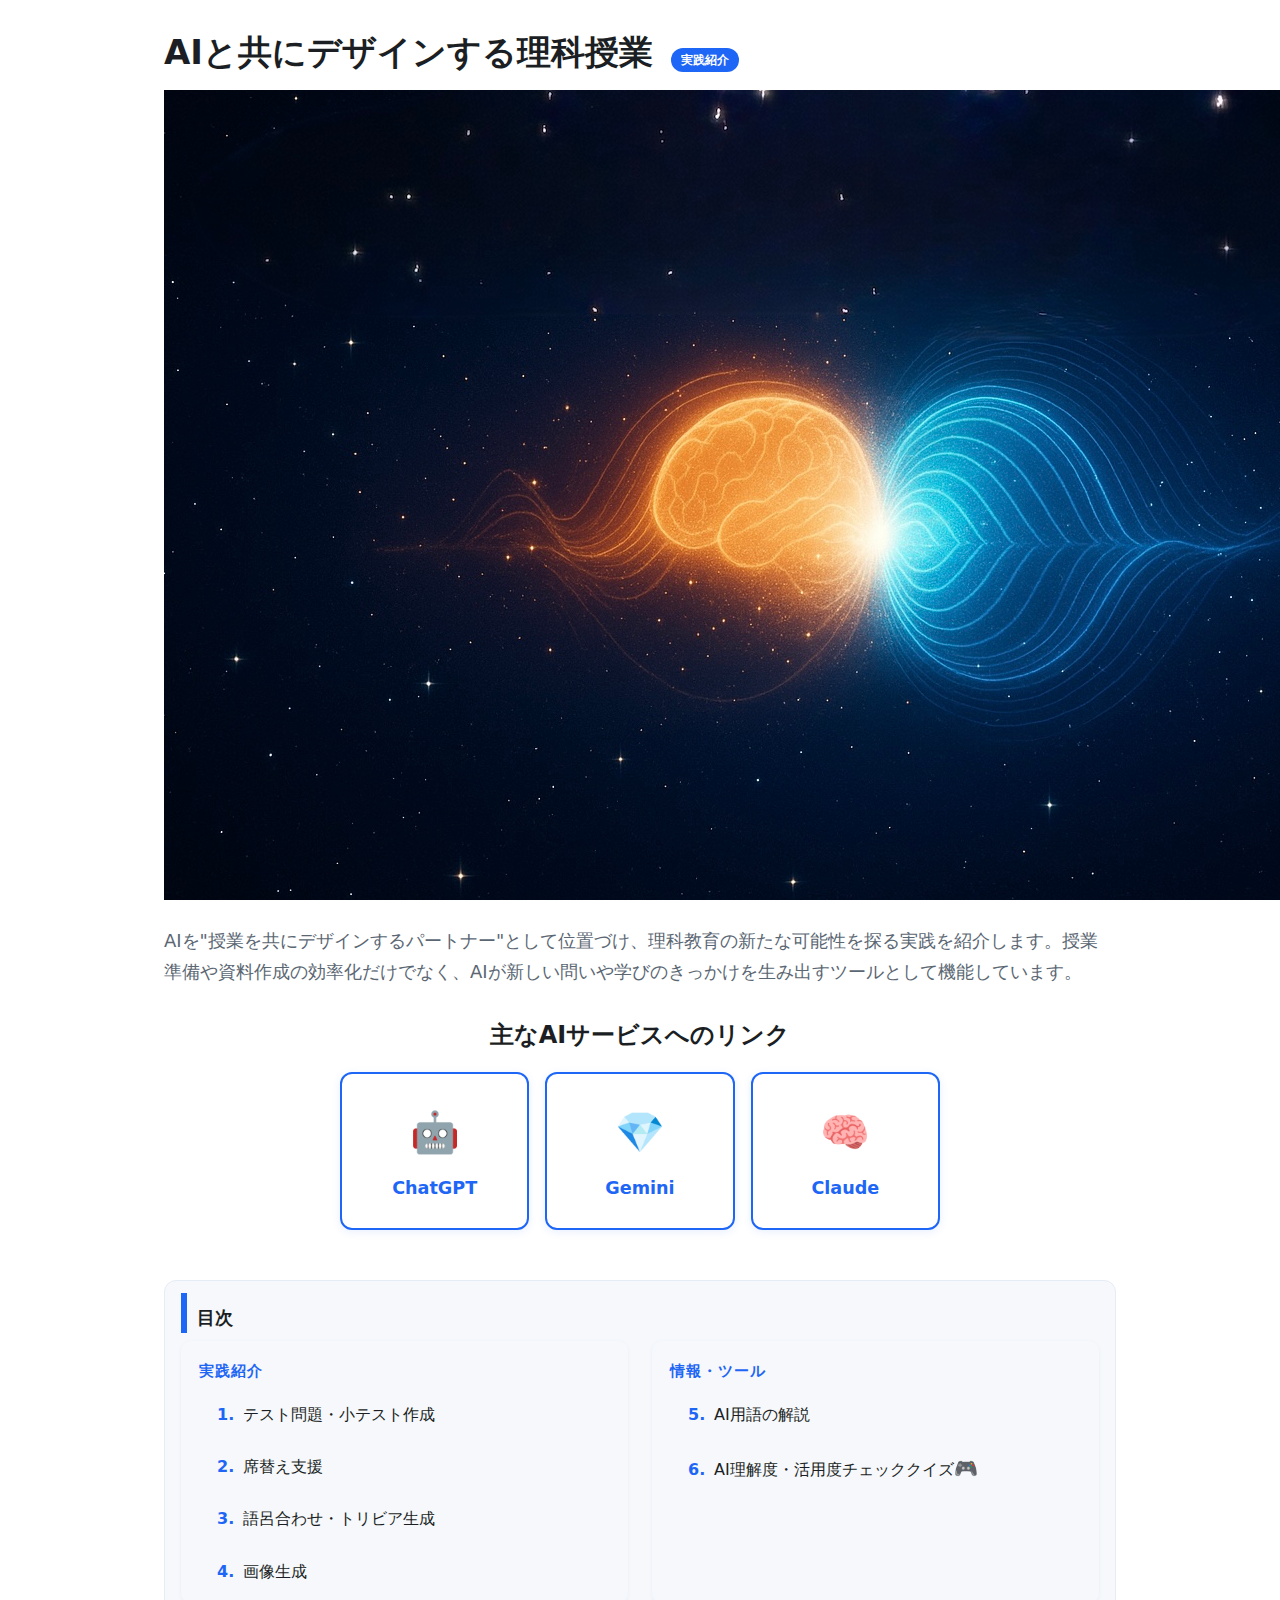
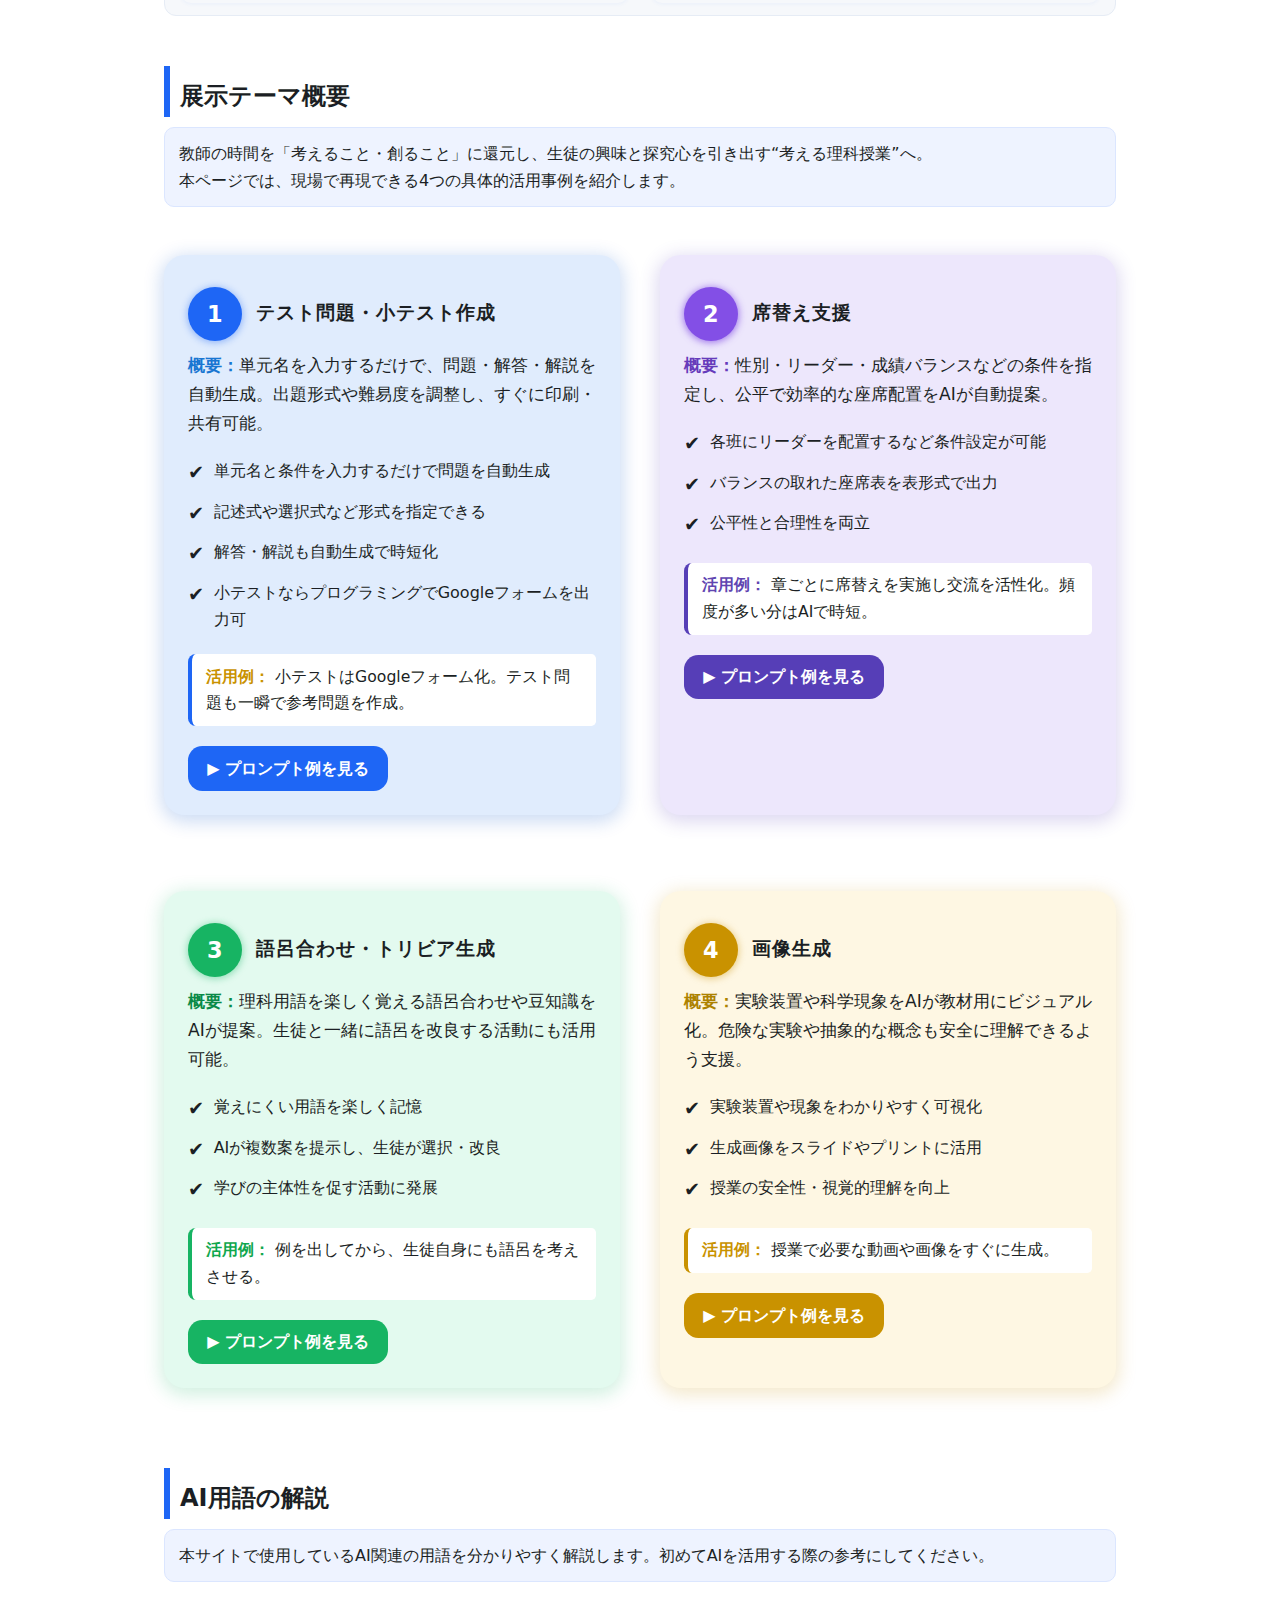
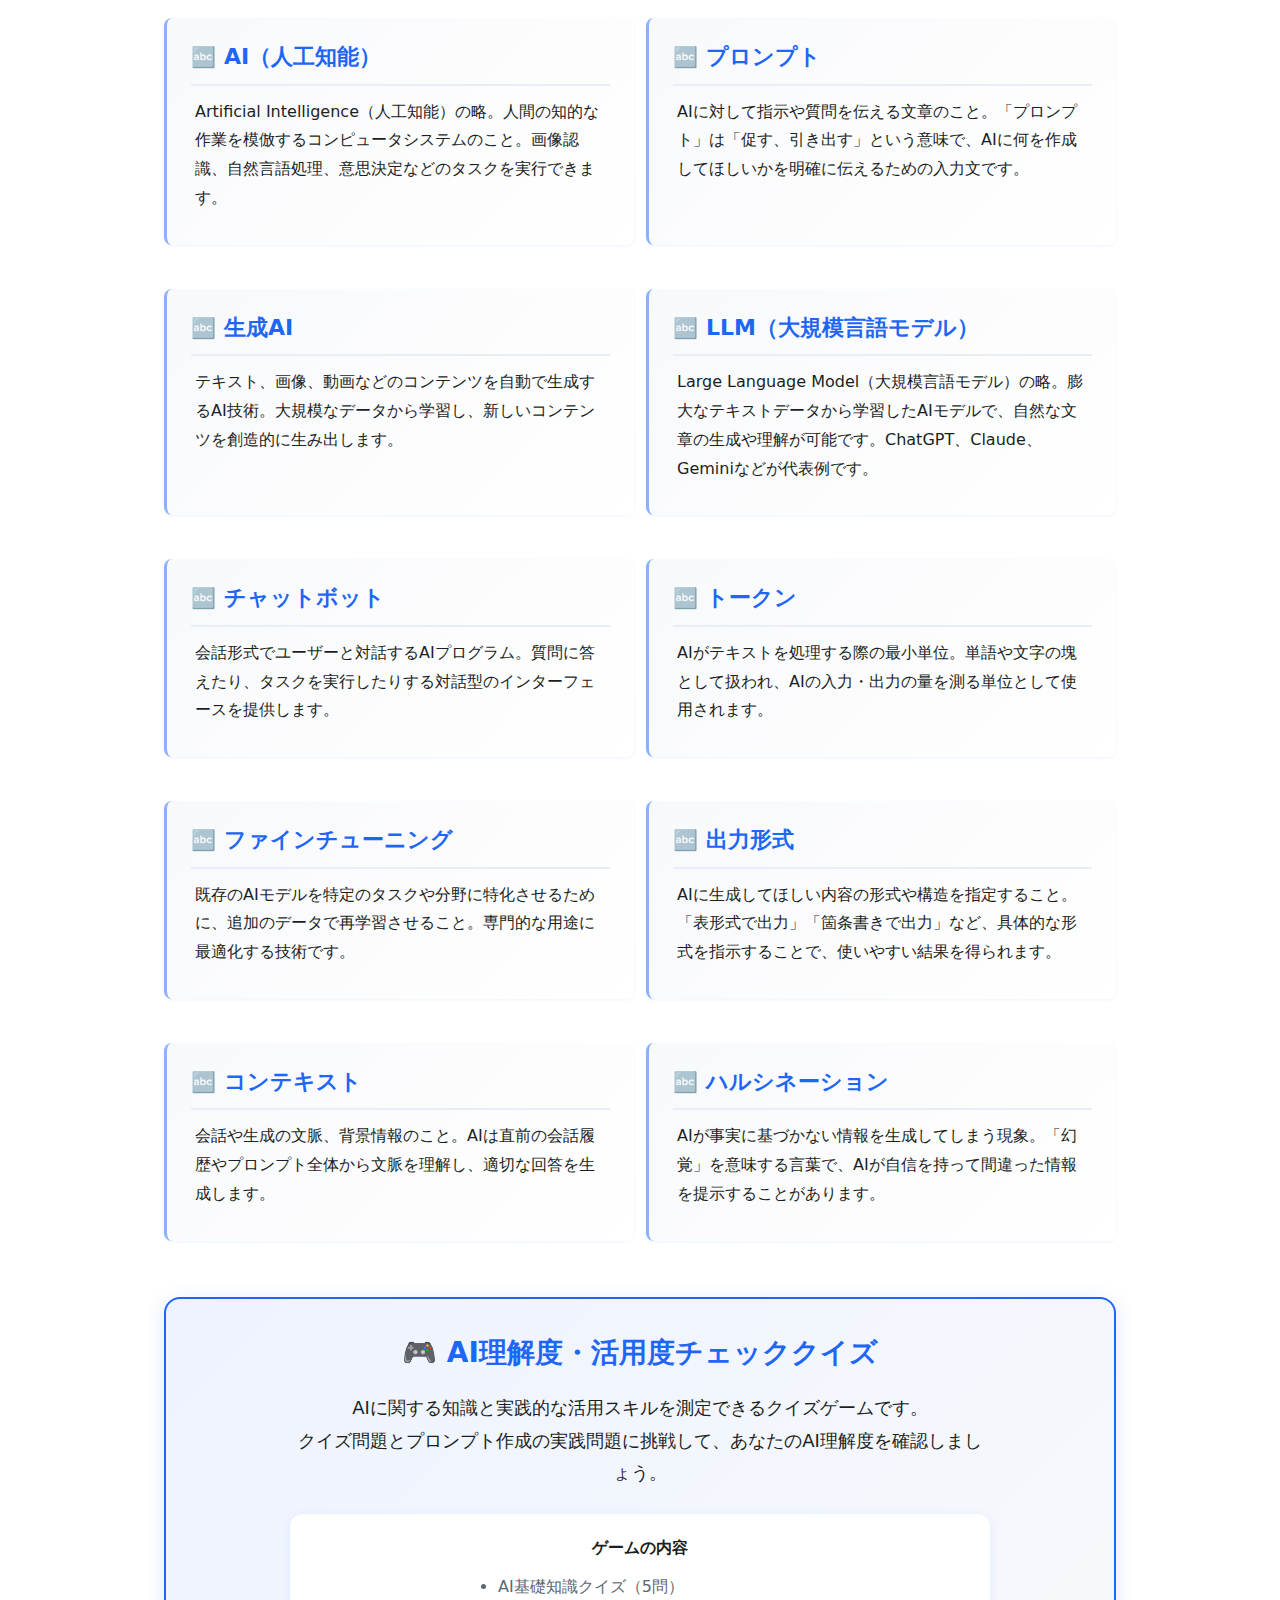
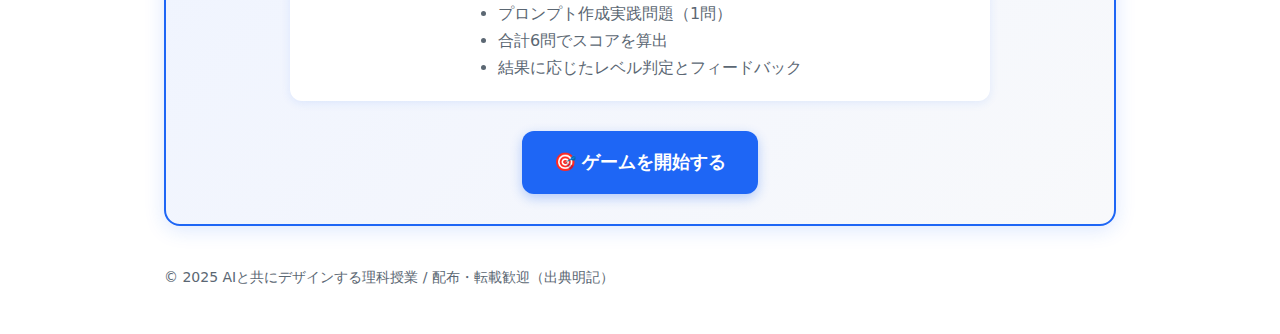
<file: index.html>
<!doctype html>
<html lang="ja">

<head>
  <meta charset="utf-8">
  <meta name="viewport" content="width=device-width,initial-scale=1">
  <title>AIと共にデザインする理科授業</title>
  <meta name="description" content="理科授業と校務でのAI活用実践を紹介。テスト作成、席替え支援、語呂合わせ・トリビア生成、画像生成、教材デザイン。">
  <link rel="icon" type="image/png" href="favicon.png">
  <link rel="stylesheet" href="css/index.css">
</head>

<body>
  <div class="wrap">

    <div class="hero-image">
      <h1 class="hero-title">AIと共にデザインする理科授業 <span class="badge">実践紹介</span></h1>
      <div class="hero-image-wrapper">
        <img src="images/mv.png" alt="AIと共にデザインする理科授業" class="hero-img">
      </div>
      <p class="lead hero-lead">
        AIを"授業を共にデザインするパートナー"として位置づけ、理科教育の新たな可能性を探る実践を紹介します。授業準備や資料作成の効率化だけでなく、AIが新しい問いや学びのきっかけを生み出すツールとして機能しています。
      </p>
    </div>

    <section class="ai-services">
      <h2 class="ai-services-title">主なAIサービスへのリンク</h2>
      <div class="ai-services-grid">
        <div class="ai-service-link service-card" tabindex="0" data-service="chatgpt">
          <div class="ai-service-icon">🤖</div>
          <div class="ai-service-name">ChatGPT</div>
        </div>
        <div class="ai-service-link service-card" tabindex="0" data-service="gemini">
          <div class="ai-service-icon">💎</div>
          <div class="ai-service-name">Gemini</div>
        </div>
        <div class="ai-service-link service-card" tabindex="0" data-service="claude">
          <div class="ai-service-icon">🧠</div>
          <div class="ai-service-name">Claude</div>
        </div>
      </div>
      <div id="ai-service-modal" class="ai-service-modal" style="display:none;">
        <div class="ai-service-modal-content">
          <button id="closeModalBtn">✖</button>
          <div id="modalDetails"></div>
        </div>
      </div>
      <script src="js/ai-services.js"></script>
    </section>

    <nav class="toc" aria-label="目次">
      <h2>目次</h2>
      <div class="toc-section">
        <div class="toc-group">
          <div class="toc-label">実践紹介</div>
          <ul>
            <li><a href="#case1"><span class="toc-num">1.</span> テスト問題・小テスト作成</a></li>
            <li><a href="#case2"><span class="toc-num">2.</span> 席替え支援</a></li>
            <li><a href="#case3"><span class="toc-num">3.</span> 語呂合わせ・トリビア生成</a></li>
            <li><a href="#case4"><span class="toc-num">4.</span> 画像生成</a></li>
          </ul>
        </div>
        <div class="toc-group">
          <div class="toc-label">情報・ツール</div>
          <ul>
            <li><a href="#ai-glossary"><span class="toc-num">5.</span> AI用語の解説</a></li>
            <li><a href="game.html"><span class="toc-num">6.</span> AI理解度・活用度チェッククイズ <span class="toc-emoji">🎮</span></a></li>
          </ul>
        </div>
      </div>
    </nav>

    <section id="overview">
      <h2>展示テーマ概要</h2>
      <p class="summary">
        教師の時間を「考えること・創ること」に還元し、生徒の興味と探究心を引き出す“考える理科授業”へ。<br>
        本ページでは、現場で再現できる4つの具体的活用事例を紹介します。
      </p>
    </section>

    <section id="cases">
      <div class="grid">
        
        <article class="card fancy-card" id="case1">
          <div class="fancy-card-header">
            <div class="fancy-card-number">1</div>
            <h3>テスト問題・小テスト作成</h3>
          </div>
          <p class="fancy-card-summary"><strong>概要：</strong>単元名を入力するだけで、問題・解答・解説を自動生成。出題形式や難易度を調整し、すぐに印刷・共有可能。</p>
          <ul class="points">
            <li><span>✔</span>単元名と条件を入力するだけで問題を自動生成</li>
            <li><span>✔</span>記述式や選択式など形式を指定できる</li>
            <li><span>✔</span>解答・解説も自動生成で時短化</li>
            <li><span>✔</span>小テストならプログラミングでGoogleフォームを出力可</li>
          </ul>
          <div class="fancy-card-example">
            <strong>活用例：</strong> 小テストはGoogleフォーム化。テスト問題も一瞬で参考問題を作成。
          </div>
          <p class="fancy-card-button-link">
            <a href="prompts/case1-prompt.html" class="fancy-card-button">▶ プロンプト例を見る</a>
          </p>
        </article>

        <article class="card fancy-card" id="case2">
          <div class="fancy-card-header">
            <div class="fancy-card-number">2</div>
            <h3>席替え支援</h3>
          </div>
          <p class="fancy-card-summary"><strong>概要：</strong>性別・リーダー・成績バランスなどの条件を指定し、公平で効率的な座席配置をAIが自動提案。</p>
          <ul class="points">
            <li><span>✔</span>各班にリーダーを配置するなど条件設定が可能</li>
            <li><span>✔</span>バランスの取れた座席表を表形式で出力</li>
            <li><span>✔</span>公平性と合理性を両立</li>
          </ul>
          <div class="fancy-card-example">
            <strong>活用例：</strong> 章ごとに席替えを実施し交流を活性化。頻度が多い分はAIで時短。
          </div>
          <p class="fancy-card-button-link">
            <a href="prompts/case2-prompt.html" class="fancy-card-button">▶ プロンプト例を見る</a>
          </p>
        </article>

        <article class="card fancy-card" id="case3">
          <div class="fancy-card-header">
            <div class="fancy-card-number">3</div>
            <h3>語呂合わせ・トリビア生成</h3>
          </div>
          <p class="fancy-card-summary"><strong>概要：</strong>理科用語を楽しく覚える語呂合わせや豆知識をAIが提案。生徒と一緒に語呂を改良する活動にも活用可能。</p>
          <ul class="points">
            <li><span>✔</span>覚えにくい用語を楽しく記憶</li>
            <li><span>✔</span>AIが複数案を提示し、生徒が選択・改良</li>
            <li><span>✔</span>学びの主体性を促す活動に発展</li>
          </ul>
          <div class="fancy-card-example">
            <strong>活用例：</strong> 例を出してから、生徒自身にも語呂を考えさせる。
          </div>
          <p class="fancy-card-button-link">
            <a href="prompts/case3-prompt.html" class="fancy-card-button">▶ プロンプト例を見る</a>
          </p>
        </article>

        <article class="card fancy-card" id="case4">
          <div class="fancy-card-header">
            <div class="fancy-card-number">4</div>
            <h3>画像生成</h3>
          </div>
          <p class="fancy-card-summary"><strong>概要：</strong>実験装置や科学現象をAIが教材用にビジュアル化。危険な実験や抽象的な概念も安全に理解できるよう支援。</p>
          <ul class="points">
            <li><span>✔</span>実験装置や現象をわかりやすく可視化</li>
            <li><span>✔</span>生成画像をスライドやプリントに活用</li>
            <li><span>✔</span>授業の安全性・視覚的理解を向上</li>
          </ul>
          <div class="fancy-card-example">
            <strong>活用例：</strong> 授業で必要な動画や画像をすぐに生成。
          </div>
          <p class="fancy-card-button-link">
            <a href="prompts/case4-prompt.html" class="fancy-card-button">▶ プロンプト例を見る</a>
          </p>
        </article>

      </div>
    </section>

    <section id="ai-glossary">
      <h2>AI用語の解説</h2>
      <p class="summary">
        本サイトで使用しているAI関連の用語を分かりやすく解説します。初めてAIを活用する際の参考にしてください。
      </p>

      <div class="grid">
        <div class="glossary-item">
          <div class="glossary-term">AI（人工知能）</div>
          <div class="glossary-definition">Artificial
            Intelligence（人工知能）の略。人間の知的な作業を模倣するコンピュータシステムのこと。画像認識、自然言語処理、意思決定などのタスクを実行できます。</div>
        </div>

        <div class="glossary-item">
          <div class="glossary-term">プロンプト</div>
          <div class="glossary-definition">AIに対して指示や質問を伝える文章のこと。「プロンプト」は「促す、引き出す」という意味で、AIに何を作成してほしいかを明確に伝えるための入力文です。
          </div>
        </div>

        <div class="glossary-item">
          <div class="glossary-term">生成AI</div>
          <div class="glossary-definition">テキスト、画像、動画などのコンテンツを自動で生成するAI技術。大規模なデータから学習し、新しいコンテンツを創造的に生み出します。</div>
        </div>

        <div class="glossary-item">
          <div class="glossary-term">LLM（大規模言語モデル）</div>
          <div class="glossary-definition">Large Language
            Model（大規模言語モデル）の略。膨大なテキストデータから学習したAIモデルで、自然な文章の生成や理解が可能です。ChatGPT、Claude、Geminiなどが代表例です。</div>
        </div>

        <div class="glossary-item">
          <div class="glossary-term">チャットボット</div>
          <div class="glossary-definition">会話形式でユーザーと対話するAIプログラム。質問に答えたり、タスクを実行したりする対話型のインターフェースを提供します。</div>
        </div>

        <div class="glossary-item">
          <div class="glossary-term">トークン</div>
          <div class="glossary-definition">AIがテキストを処理する際の最小単位。単語や文字の塊として扱われ、AIの入力・出力の量を測る単位として使用されます。</div>
        </div>

        <div class="glossary-item">
          <div class="glossary-term">ファインチューニング</div>
          <div class="glossary-definition">既存のAIモデルを特定のタスクや分野に特化させるために、追加のデータで再学習させること。専門的な用途に最適化する技術です。</div>
        </div>

        <div class="glossary-item">
          <div class="glossary-term">出力形式</div>
          <div class="glossary-definition">AIに生成してほしい内容の形式や構造を指定すること。「表形式で出力」「箇条書きで出力」など、具体的な形式を指示することで、使いやすい結果を得られます。
          </div>
        </div>

        <div class="glossary-item">
          <div class="glossary-term">コンテキスト</div>
          <div class="glossary-definition">会話や生成の文脈、背景情報のこと。AIは直前の会話履歴やプロンプト全体から文脈を理解し、適切な回答を生成します。</div>
        </div>

        <div class="glossary-item">
          <div class="glossary-term">ハルシネーション</div>
          <div class="glossary-definition">AIが事実に基づかない情報を生成してしまう現象。「幻覚」を意味する言葉で、AIが自信を持って間違った情報を提示することがあります。</div>
        </div>
      </div>
    </section>

    <!-- ゲームセクション -->
    <section id="game-section">
      <div class="game-content">
        <h2>🎮 AI理解度・活用度チェッククイズ</h2>
        <p class="game-description">
          AIに関する知識と実践的な活用スキルを測定できるクイズゲームです。<br>
          クイズ問題とプロンプト作成の実践問題に挑戦して、あなたのAI理解度を確認しましょう。
        </p>
        <div class="game-info-box">
          <p>ゲームの内容</p>
          <ul>
            <li>AI基礎知識クイズ（5問）</li>
            <li>プロンプト作成実践問題（1問）</li>
            <li>合計6問でスコアを算出</li>
            <li>結果に応じたレベル判定とフィードバック</li>
          </ul>
        </div>
        <a href="game.html" class="game-button">
          🎯 ゲームを開始する
        </a>
      </div>
    </section>

    <footer>
      © 2025 AIと共にデザインする理科授業 / 配布・転載歓迎（出典明記）
    </footer>

  </div>
</body>

</html>
</file>
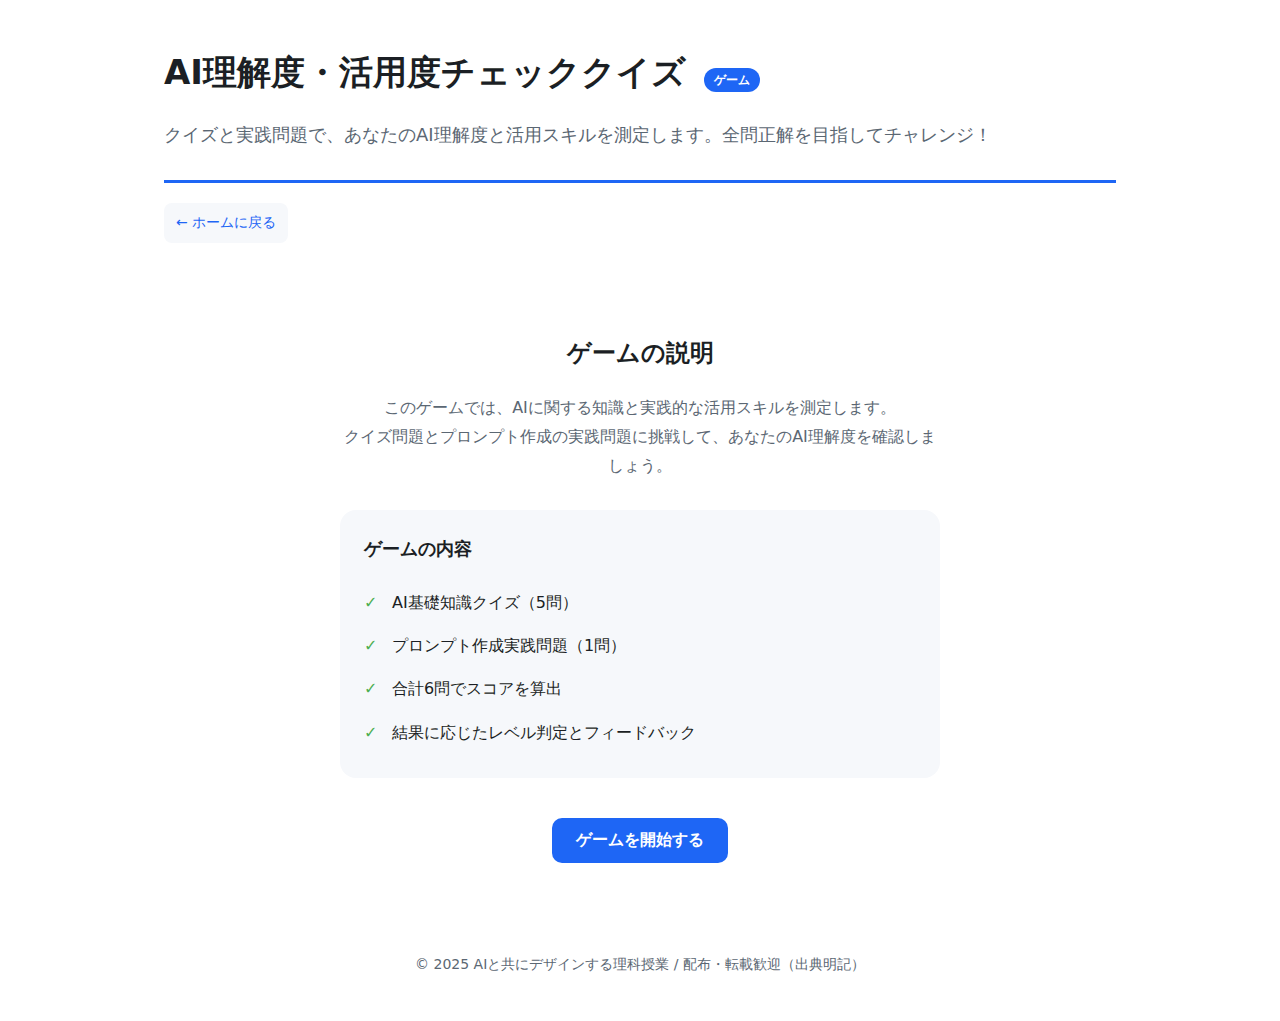
<file: game.html>
<!doctype html>
<html lang="ja">

<head>
  <meta charset="utf-8">
  <meta name="viewport" content="width=device-width,initial-scale=1">
  <title>AI理解度・活用度チェッククイズ</title>
  <meta name="description" content="ゲーム形式でAIの理解や活用度を測定できるクイズページ。">
  <link rel="icon" type="image/png" href="favicon.png">
  <link rel="stylesheet" href="css/game.css">
</head>

<body>
  <div class="wrap">

    <header>
      <h1>AI理解度・活用度チェッククイズ <span class="badge">ゲーム</span></h1>
      <p class="lead">クイズと実践問題で、あなたのAI理解度と活用スキルを測定します。全問正解を目指してチャレンジ！</p>
    </header>

    <a href="index.html" class="back-link">← ホームに戻る</a>

    <!-- 開始画面 -->
    <section class="start-screen" id="startScreen">
      <h2>ゲームの説明</h2>
      <p class="start-description">
        このゲームでは、AIに関する知識と実践的な活用スキルを測定します。<br>
        クイズ問題とプロンプト作成の実践問題に挑戦して、あなたのAI理解度を確認しましょう。
      </p>
      <div class="game-info">
        <h3>ゲームの内容</h3>
        <ul>
          <li>AI基礎知識クイズ（5問）</li>
          <li>プロンプト作成実践問題（1問）</li>
          <li>合計6問でスコアを算出</li>
          <li>結果に応じたレベル判定とフィードバック</li>
        </ul>
      </div>
      <button class="btn" onclick="startGame()">ゲームを開始する</button>
    </section>

    <!-- ゲーム画面 -->
    <section class="game-container" id="gameContainer">
      <div class="question-counter">
        <span id="currentQuestion">1</span> / <span id="totalQuestions">7</span>
      </div>
      <div class="progress-bar">
        <div class="progress-fill" id="progressBar" style="width:0%"></div>
      </div>

      <!-- クイズ問題 -->
      <div class="question-card" id="quizCard">
        <div class="question-title" id="questionTitle"></div>
        <ul class="options" id="optionsList"></ul>
        <div class="feedback" id="feedback">
          <div class="feedback-title" id="feedbackTitle"></div>
          <div class="feedback-text" id="feedbackText"></div>
        </div>
        <button class="btn" id="nextBtn" onclick="nextQuestion()" disabled>次へ</button>
        <button class="btn btn-secondary" id="checkBtn" onclick="checkAnswer()" style="display:none">答えを確認</button>
      </div>

      <!-- プロンプト実践問題 -->
      <div class="question-card prompt-practice" id="promptCard">
        <div class="question-title" id="promptTitle"></div>
        <div class="prompt-hint" id="promptHint"></div>
        <div class="prompt-example" id="promptExample" style="display:none"></div>
        <textarea class="prompt-input" id="promptInput" placeholder="ここにプロンプトを入力してください..."></textarea>
        <div class="feedback" id="promptFeedback">
          <div class="feedback-title" id="promptFeedbackTitle"></div>
          <div class="feedback-text" id="promptFeedbackText"></div>
        </div>
        <button class="btn" id="promptNextBtn" onclick="nextQuestion()" disabled>次へ</button>
        <button class="btn btn-secondary" id="promptCheckBtn" onclick="checkPrompt()">回答を確認</button>
      </div>
    </section>

    <!-- 結果画面 -->
    <section class="result-screen" id="resultScreen">
      <h2>結果発表</h2>
      <div class="score-circle">
        <div>
          <div class="score-text" id="scoreText">0</div>
          <div class="score-label">点</div>
        </div>
      </div>
      <div class="result-message" id="resultMessage"></div>
      <div class="level-badge" id="levelBadge"></div>
      <div class="result-details">
        <h3>詳細結果</h3>
        <div class="result-stats">
          <div class="stat-item">
            <div class="stat-value" id="correctCount">0</div>
            <div class="stat-label">正解数</div>
          </div>
          <div class="stat-item">
            <div class="stat-value" id="totalCount">6</div>
            <div class="stat-label">総問題数</div>
          </div>
          <div class="stat-item">
            <div class="stat-value" id="accuracyRate">0%</div>
            <div class="stat-label">正答率</div>
          </div>
        </div>
        <div id="resultDetails"></div>
      </div>
      <button class="btn" onclick="restartGame()">もう一度挑戦する</button>
      <a href="index.html" class="btn btn-secondary">ホームに戻る</a>
    </section>

    <footer>
      © 2025 AIと共にデザインする理科授業 / 配布・転載歓迎（出典明記）
    </footer>

  </div>

  <script src="js/game.js"></script>
</body>

</html>
</file>
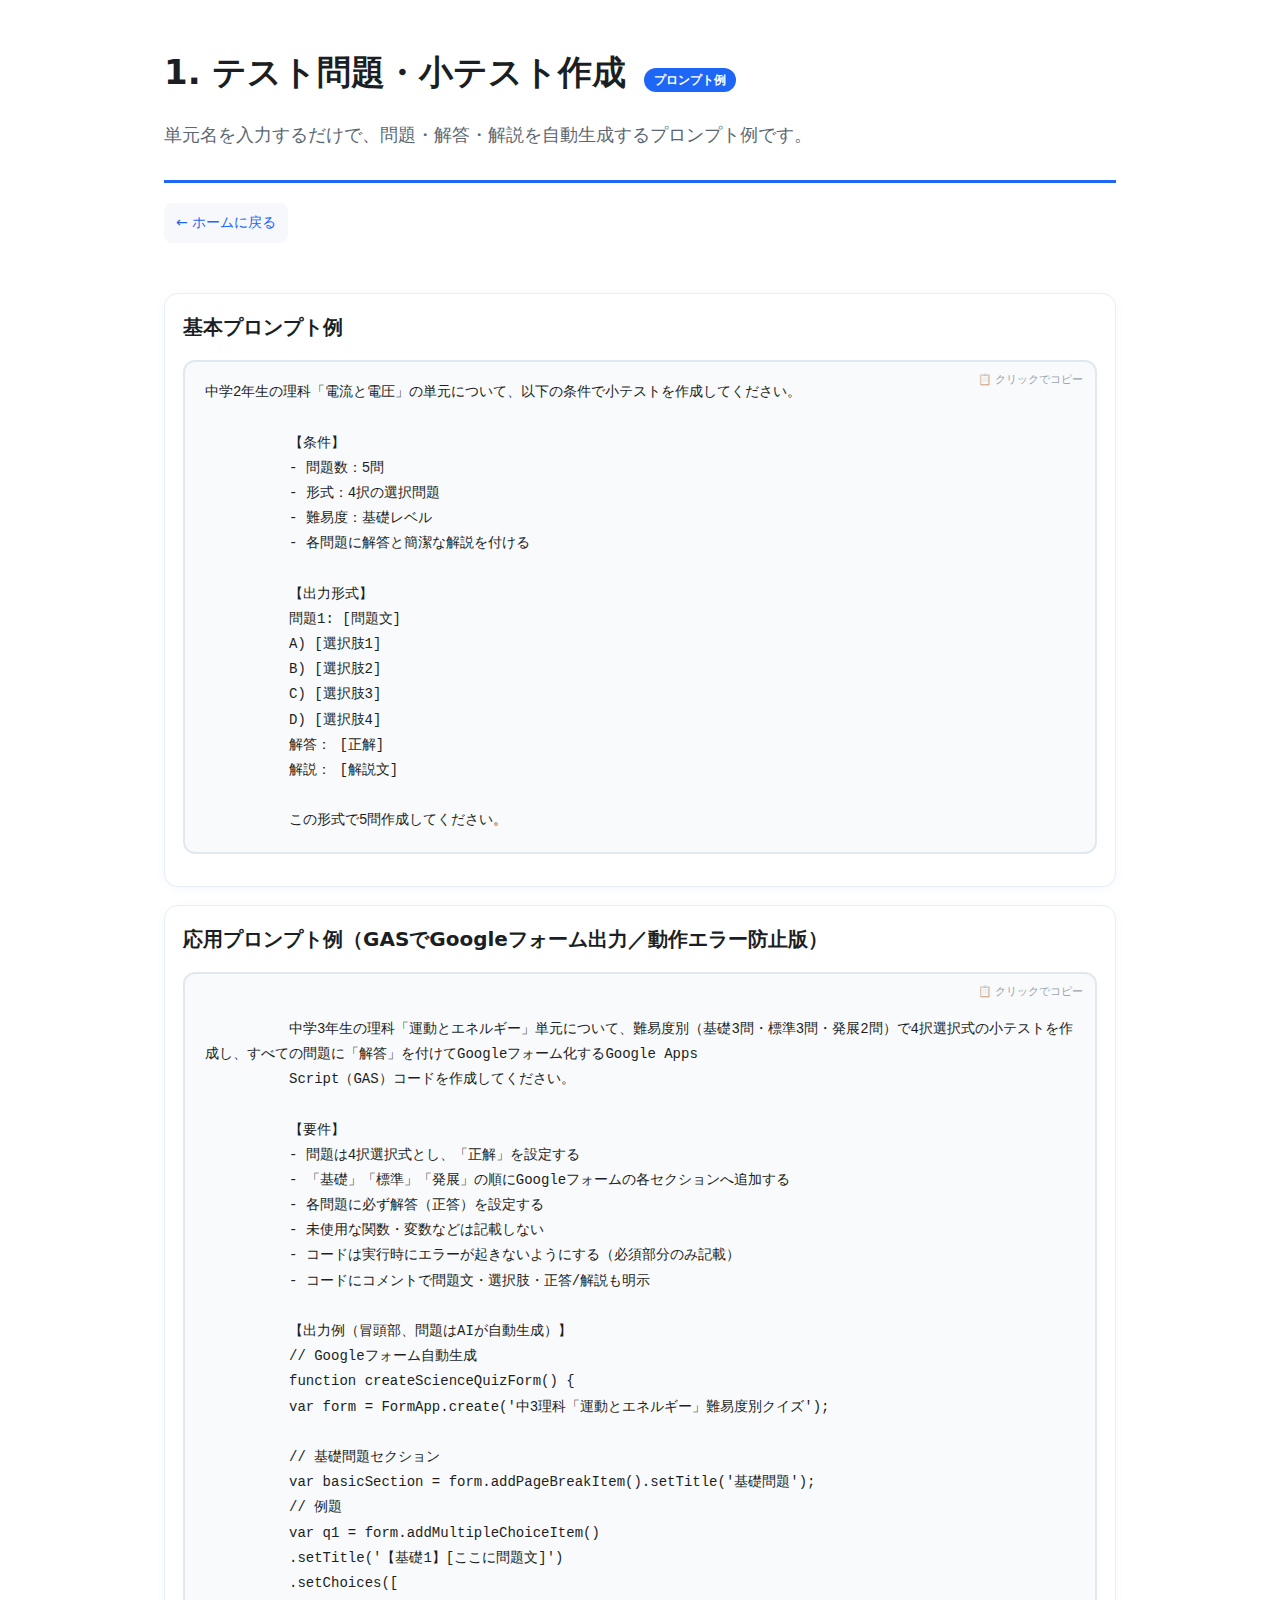
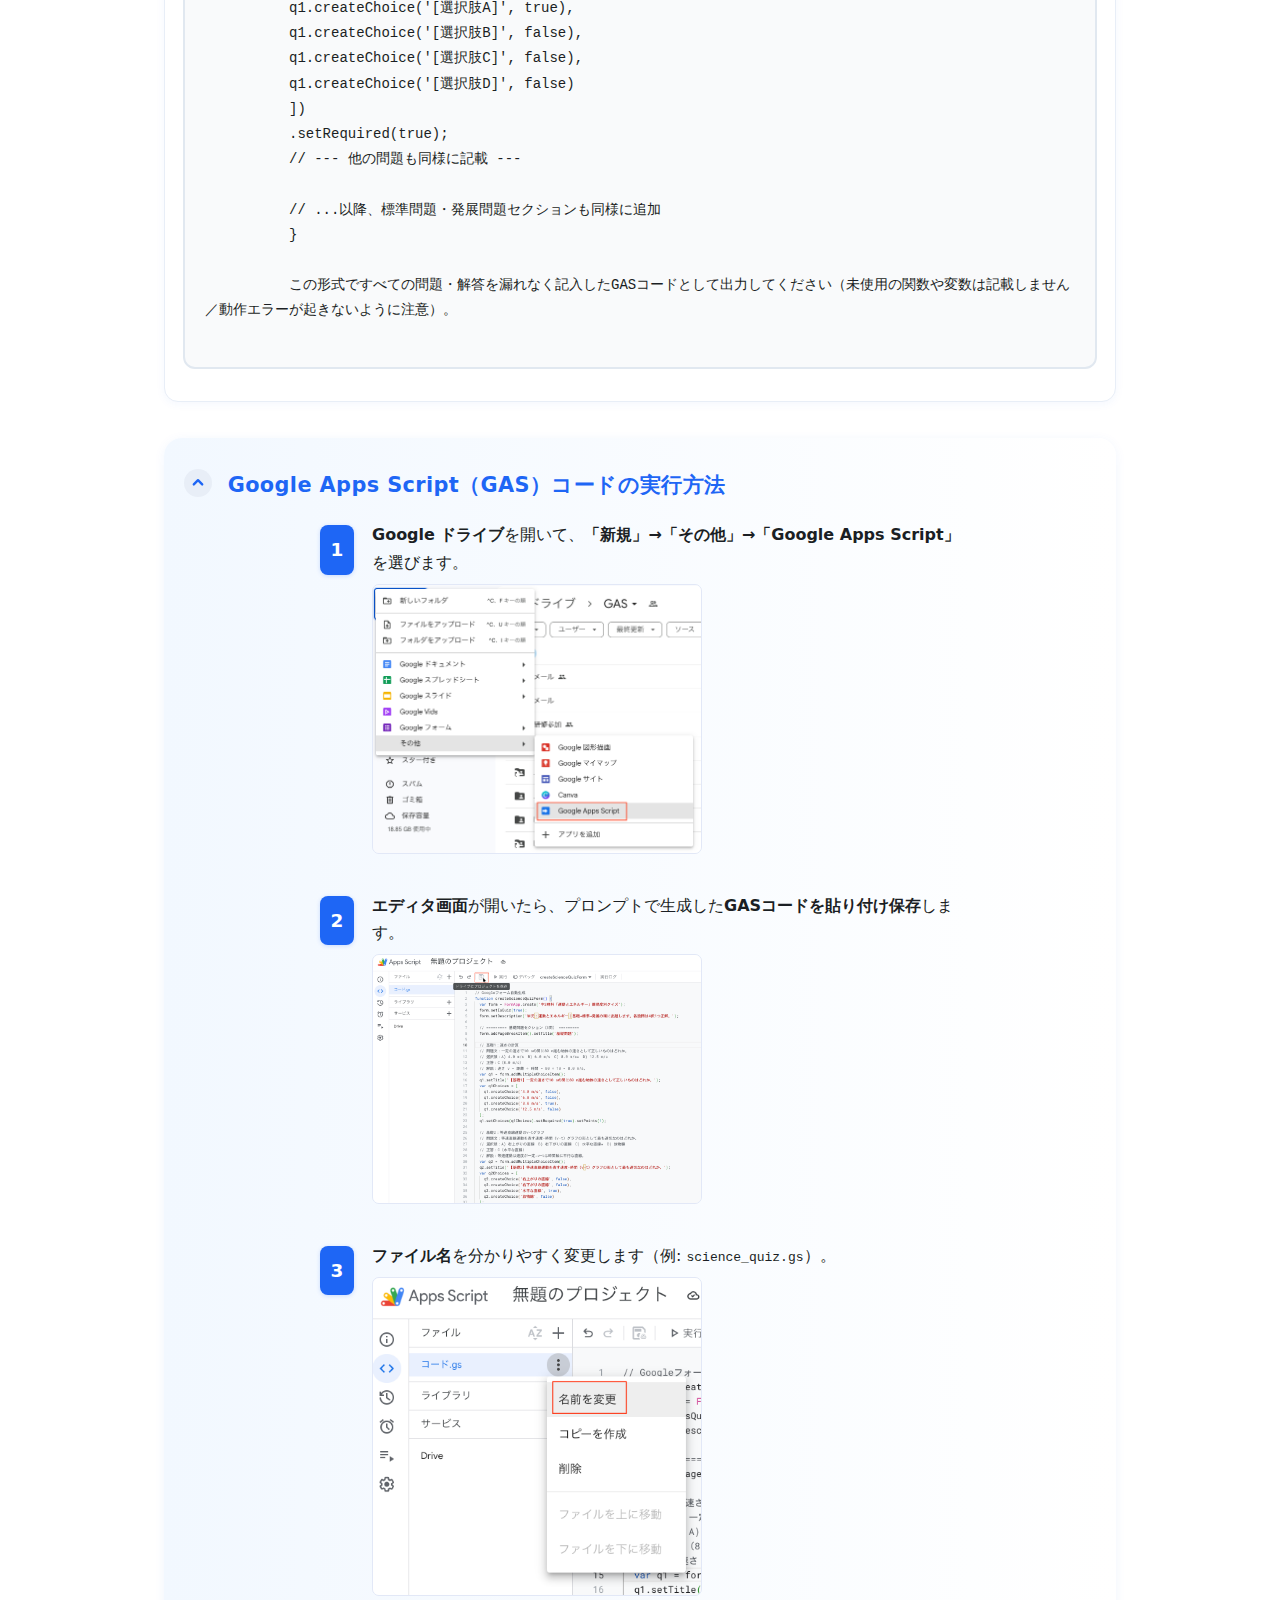
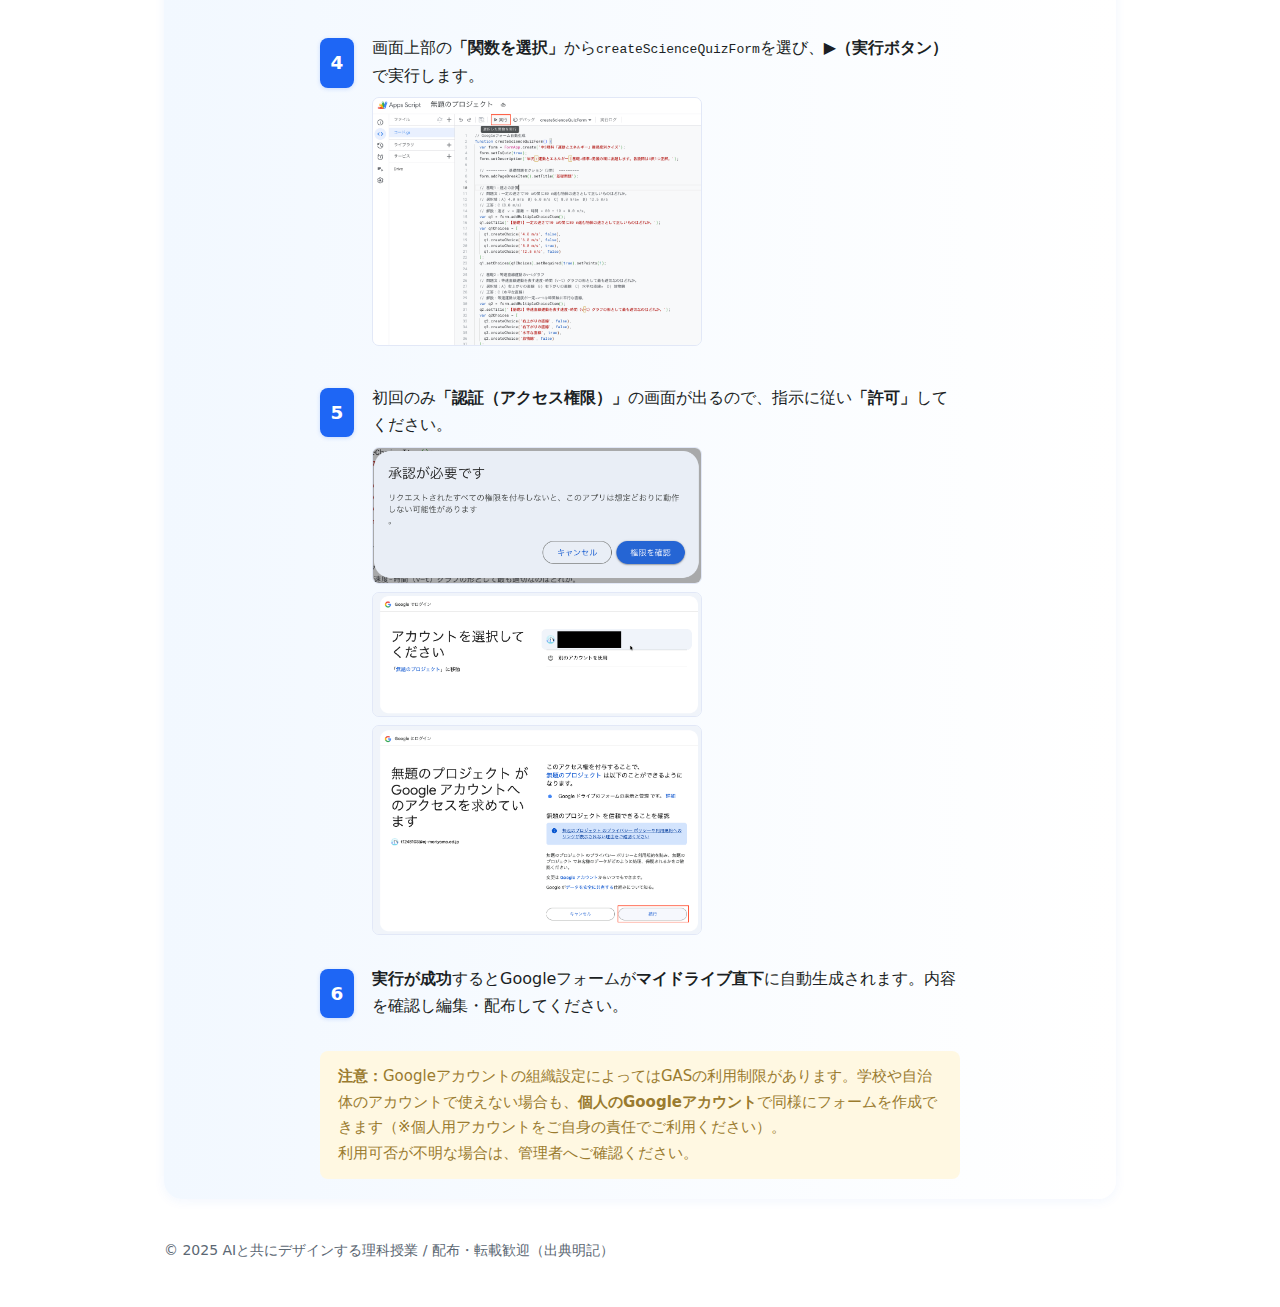
<file: prompts/case1-prompt.html>
<!doctype html>
<html lang="ja">

<head>
  <meta charset="utf-8">
  <meta name="viewport" content="width=device-width,initial-scale=1">
  <title>テスト問題・小テスト作成 - プロンプト例</title>
  <meta name="description" content="テスト問題・小テスト作成のAIプロンプト例を紹介。">
  <link rel="icon" type="image/png" href="../favicon.png">
  <link rel="stylesheet" href="../css/prompt.css">
</head>

<body>
  <div class="wrap">

    <header>
      <h1>1. テスト問題・小テスト作成 <span class="badge">プロンプト例</span>
      </h1>
      <p class="lead">単元名を入力するだけで、問題・解答・解説を自動生成するプロンプト例です。</p>
    </header>

    <a href="../index.html" class="back-link">← ホームに戻る</a>

    <section>
      <div class="card">
        <h3>基本プロンプト例</h3>
        <div class="prompt-box">中学2年生の理科「電流と電圧」の単元について、以下の条件で小テストを作成してください。

          【条件】
          - 問題数：5問
          - 形式：4択の選択問題
          - 難易度：基礎レベル
          - 各問題に解答と簡潔な解説を付ける

          【出力形式】
          問題1: [問題文]
          A) [選択肢1]
          B) [選択肢2]
          C) [選択肢3]
          D) [選択肢4]
          解答： [正解]
          解説： [解説文]

          この形式で5問作成してください。</div>
      </div>

      <div class="card">
        <h3>応用プロンプト例（GASでGoogleフォーム出力／動作エラー防止版）</h3>
        <div class="prompt-box">
          中学3年生の理科「運動とエネルギー」単元について、難易度別（基礎3問・標準3問・発展2問）で4択選択式の小テストを作成し、すべての問題に「解答」を付けてGoogleフォーム化するGoogle Apps
          Script（GAS）コードを作成してください。

          【要件】
          - 問題は4択選択式とし、「正解」を設定する
          - 「基礎」「標準」「発展」の順にGoogleフォームの各セクションへ追加する
          - 各問題に必ず解答（正答）を設定する
          - 未使用な関数・変数などは記載しない
          - コードは実行時にエラーが起きないようにする（必須部分のみ記載）
          - コードにコメントで問題文・選択肢・正答/解説も明示

          【出力例（冒頭部、問題はAIが自動生成）】
          // Googleフォーム自動生成
          function createScienceQuizForm() {
          var form = FormApp.create('中3理科「運動とエネルギー」難易度別クイズ');

          // 基礎問題セクション
          var basicSection = form.addPageBreakItem().setTitle('基礎問題');
          // 例題
          var q1 = form.addMultipleChoiceItem()
          .setTitle('【基礎1】[ここに問題文]')
          .setChoices([
          q1.createChoice('[選択肢A]', true),
          q1.createChoice('[選択肢B]', false),
          q1.createChoice('[選択肢C]', false),
          q1.createChoice('[選択肢D]', false)
          ])
          .setRequired(true);
          // --- 他の問題も同様に記載 ---

          // ...以降、標準問題・発展問題セクションも同様に追加
          }

          この形式ですべての問題・解答を漏れなく記入したGASコードとして出力してください（未使用の関数や変数は記載しません／動作エラーが起きないように注意）。
        </div>
      </div>
    </section>

    <section class="howto-gas">
      <h3>
        <span>
          <svg width="28" height="28" viewBox="0 0 20 20" fill="#1e66f5"><circle cx="10" cy="10" r="10" fill="#e8eef7"/><path d="M7 11l3-3 3 3" stroke="#1e66f5" stroke-width="1.7" stroke-linecap="round" stroke-linejoin="round" fill="none"/></svg>
        </span>
        Google Apps Script（GAS）コードの実行方法
      </h3>
      <div>
        <div class="gas-steps">
          <div class="gas-step">
            <div class="gas-step-num">1</div>
            <div>
              <b>Google ドライブ</b>を開いて、<b>「新規」→「その他」→「Google Apps Script」</b>を選びます。
              <div class="gas-step-img">
                <img src="../images/gas_step1.png" alt="GoogleドライブでApps Script新規">
              </div>
            </div>
          </div>
          <div class="gas-step">
            <div class="gas-step-num">2</div>
            <div>
              <b>エディタ画面</b>が開いたら、プロンプトで生成した<strong>GASコードを貼り付け保存</strong>します。
              <div class="gas-step-img">
                <img src="../images/gas_step2.png" alt="GASエディタ画面にコードを貼る">
              </div>
            </div>
          </div>
          <div class="gas-step">
            <div class="gas-step-num">3</div>
            <div>
              <b>ファイル名</b>を分かりやすく変更します（例: <code>science_quiz.gs</code>）。
              <div class="gas-step-img">
                <img src="../images/gas_step3.png" alt="ファイル名の変更例">
              </div>
            </div>
          </div>
          <div class="gas-step">
            <div class="gas-step-num">4</div>
            <div>
              画面上部の<b>「関数を選択」</b>から<code>createScienceQuizForm</code>を選び、<b>▶（実行ボタン）</b>で実行します。
              <div class="gas-step-img">
                <img src="../images/gas_step4.png" alt="関数選択と実行ボタン">
              </div>
            </div>
          </div>
          <div class="gas-step">
            <div class="gas-step-num">5</div>
            <div>
              初回のみ<b>「認証（アクセス権限）」</b>の画面が出るので、指示に従い<b>「許可」</b>してください。
              <div class="gas-step-img multiple">
                <img src="../images/gas_step5-1.png" alt="認証画面1">
                <img src="../images/gas_step5-2.png" alt="認証画面2">
                <img src="../images/gas_step5-3.png" alt="認証画面3">
              </div>
            </div>
          </div>
          <div class="gas-step">
            <div class="gas-step-num">6</div>
            <div>
              <b>実行が成功</b>するとGoogleフォームが<b>マイドライブ直下</b>に自動生成されます。内容を確認し編集・配布してください。
            </div>
          </div>
        </div>
        <div class="note-box">
          <b>注意：</b>Googleアカウントの組織設定によってはGASの利用制限があります。学校や自治体のアカウントで使えない場合も、<b>個人のGoogleアカウント</b>で同様にフォームを作成できます（※個人用アカウントをご自身の責任でご利用ください）。<br>
          利用可否が不明な場合は、管理者へご確認ください。
        </div>
      </div>
    </section>

    <footer>
      © 2025 AIと共にデザインする理科授業 / 配布・転載歓迎（出典明記）
    </footer>

  </div>
  <script src="../js/prompt.js"></script>
</body>

</html>
</file>
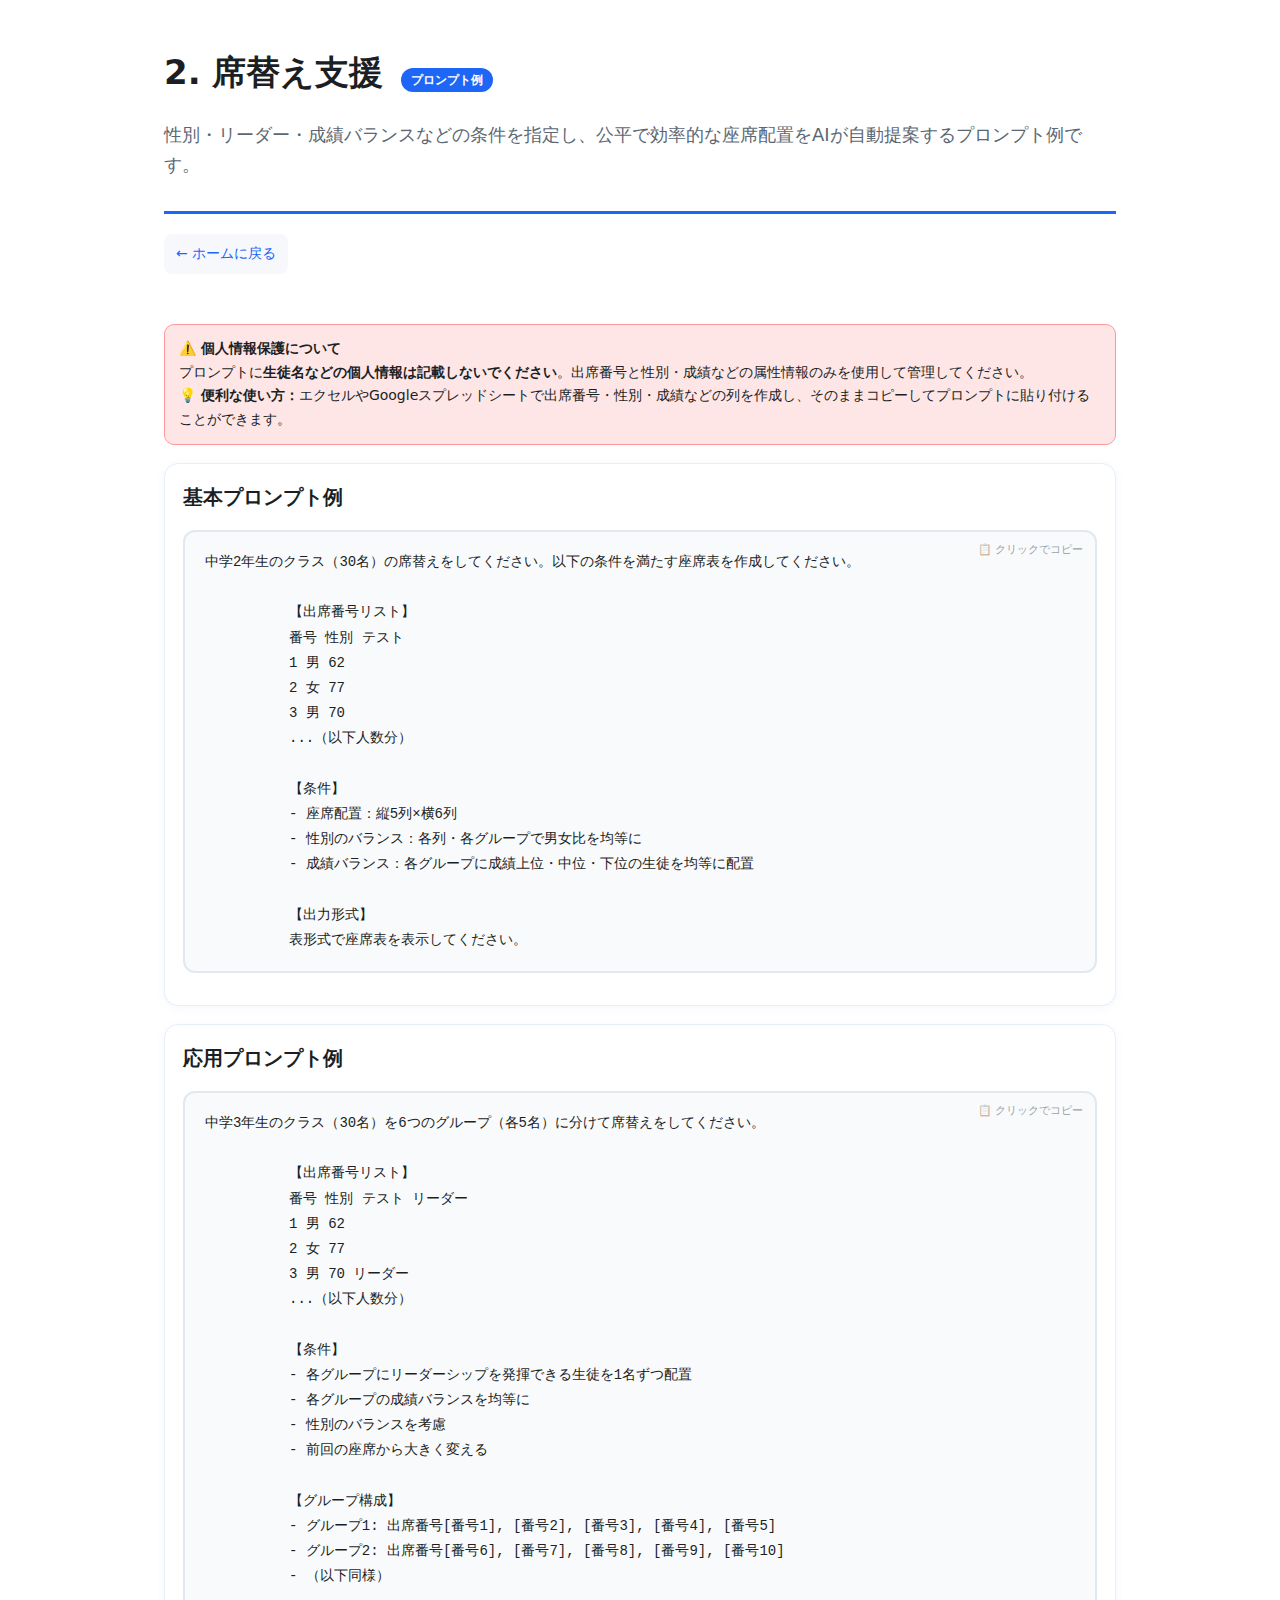
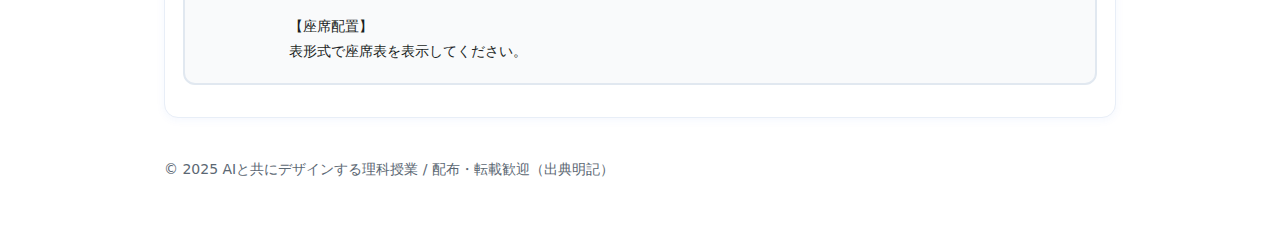
<file: prompts/case2-prompt.html>
<!doctype html>
<html lang="ja">

<head>
  <meta charset="utf-8">
  <meta name="viewport" content="width=device-width,initial-scale=1">
  <title>席替え支援 - プロンプト例</title>
  <meta name="description" content="席替え支援のAIプロンプト例を紹介。">
  <link rel="icon" type="image/png" href="../favicon.png">
  <link rel="stylesheet" href="../css/prompt.css">
</head>

<body>
  <div class="wrap">

    <header>
      <h1>2. 席替え支援 <span class="badge">プロンプト例</span>
      </h1>
      <p class="lead">性別・リーダー・成績バランスなどの条件を指定し、公平で効率的な座席配置をAIが自動提案するプロンプト例です。</p>
    </header>

    <a href="../index.html" class="back-link">← ホームに戻る</a>

    <section>
      <div class="warning">
        <strong>⚠️ 個人情報保護について</strong><br>
        プロンプトに<strong>生徒名などの個人情報は記載しないでください</strong>。出席番号と性別・成績などの属性情報のみを使用して管理してください。<br>
        <strong>💡 便利な使い方：</strong>エクセルやGoogleスプレッドシートで出席番号・性別・成績などの列を作成し、そのままコピーしてプロンプトに貼り付けることができます。
      </div>

      <div class="card">
        <h3>基本プロンプト例</h3>
        <div class="prompt-box">中学2年生のクラス（30名）の席替えをしてください。以下の条件を満たす座席表を作成してください。

          【出席番号リスト】
          番号 性別 テスト
          1 男 62
          2 女 77
          3 男 70
          ...（以下人数分）

          【条件】
          - 座席配置：縦5列×横6列
          - 性別のバランス：各列・各グループで男女比を均等に
          - 成績バランス：各グループに成績上位・中位・下位の生徒を均等に配置

          【出力形式】
          表形式で座席表を表示してください。</div>
      </div>

      <div class="card">
        <h3>応用プロンプト例</h3>
        <div class="prompt-box">中学3年生のクラス（30名）を6つのグループ（各5名）に分けて席替えをしてください。

          【出席番号リスト】
          番号 性別 テスト リーダー
          1 男 62
          2 女 77
          3 男 70 リーダー
          ...（以下人数分）

          【条件】
          - 各グループにリーダーシップを発揮できる生徒を1名ずつ配置
          - 各グループの成績バランスを均等に
          - 性別のバランスを考慮
          - 前回の座席から大きく変える

          【グループ構成】
          - グループ1: 出席番号[番号1], [番号2], [番号3], [番号4], [番号5]
          - グループ2: 出席番号[番号6], [番号7], [番号8], [番号9], [番号10]
          - （以下同様）

          【座席配置】
          表形式で座席表を表示してください。</div>
      </div>
    </section>

    <footer>
      © 2025 AIと共にデザインする理科授業 / 配布・転載歓迎（出典明記）
    </footer>

  </div>
  <script src="../js/prompt.js"></script>
</body>

</html>
</file>
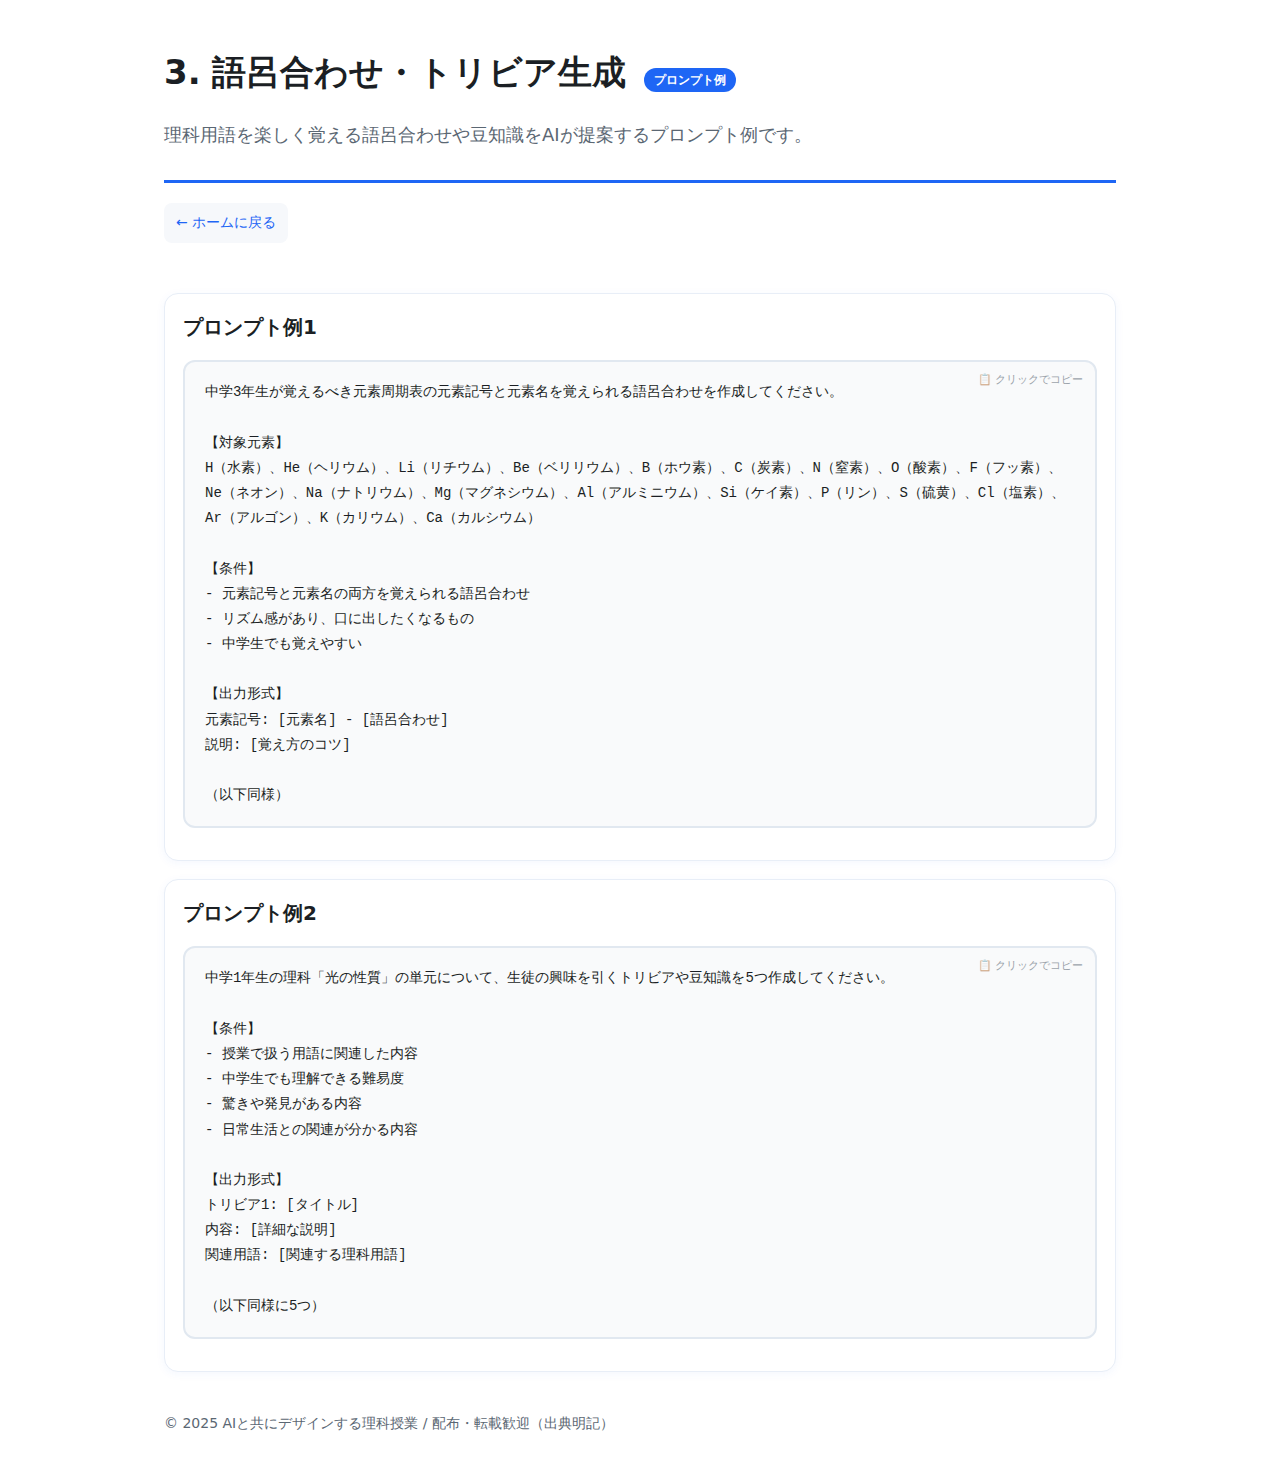
<file: prompts/case3-prompt.html>
<!doctype html>
<html lang="ja">
<head>
<meta charset="utf-8">
<meta name="viewport" content="width=device-width,initial-scale=1">
<title>語呂合わせ・トリビア生成 - プロンプト例</title>
<meta name="description" content="語呂合わせ・トリビア生成のAIプロンプト例を紹介。">
<link rel="icon" type="image/png" href="../favicon.png">
<link rel="stylesheet" href="../css/prompt.css">
</head>
<body>
<div class="wrap">

  <header>
    <h1>3. 語呂合わせ・トリビア生成 <span class="badge">プロンプト例</span></h1>
    <p class="lead">理科用語を楽しく覚える語呂合わせや豆知識をAIが提案するプロンプト例です。</p>
  </header>

  <a href="../index.html" class="back-link">← ホームに戻る</a>

  <section>
    <div class="card">
      <h3>プロンプト例1</h3>
      <div class="prompt-box">中学3年生が覚えるべき元素周期表の元素記号と元素名を覚えられる語呂合わせを作成してください。

【対象元素】
H（水素）、He（ヘリウム）、Li（リチウム）、Be（ベリリウム）、B（ホウ素）、C（炭素）、N（窒素）、O（酸素）、F（フッ素）、Ne（ネオン）、Na（ナトリウム）、Mg（マグネシウム）、Al（アルミニウム）、Si（ケイ素）、P（リン）、S（硫黄）、Cl（塩素）、Ar（アルゴン）、K（カリウム）、Ca（カルシウム）

【条件】
- 元素記号と元素名の両方を覚えられる語呂合わせ
- リズム感があり、口に出したくなるもの
- 中学生でも覚えやすい

【出力形式】
元素記号: [元素名] - [語呂合わせ]
説明: [覚え方のコツ]

（以下同様）</div>
    </div>

    <div class="card">
      <h3>プロンプト例2</h3>
      <div class="prompt-box">中学1年生の理科「光の性質」の単元について、生徒の興味を引くトリビアや豆知識を5つ作成してください。

【条件】
- 授業で扱う用語に関連した内容
- 中学生でも理解できる難易度
- 驚きや発見がある内容
- 日常生活との関連が分かる内容

【出力形式】
トリビア1: [タイトル]
内容: [詳細な説明]
関連用語: [関連する理科用語]

（以下同様に5つ）</div>
    </div>
  </section>

  <footer>
    © 2025 AIと共にデザインする理科授業 / 配布・転載歓迎（出典明記）
  </footer>

</div>
<script src="../js/prompt.js"></script>
</body>
</html>
</file>
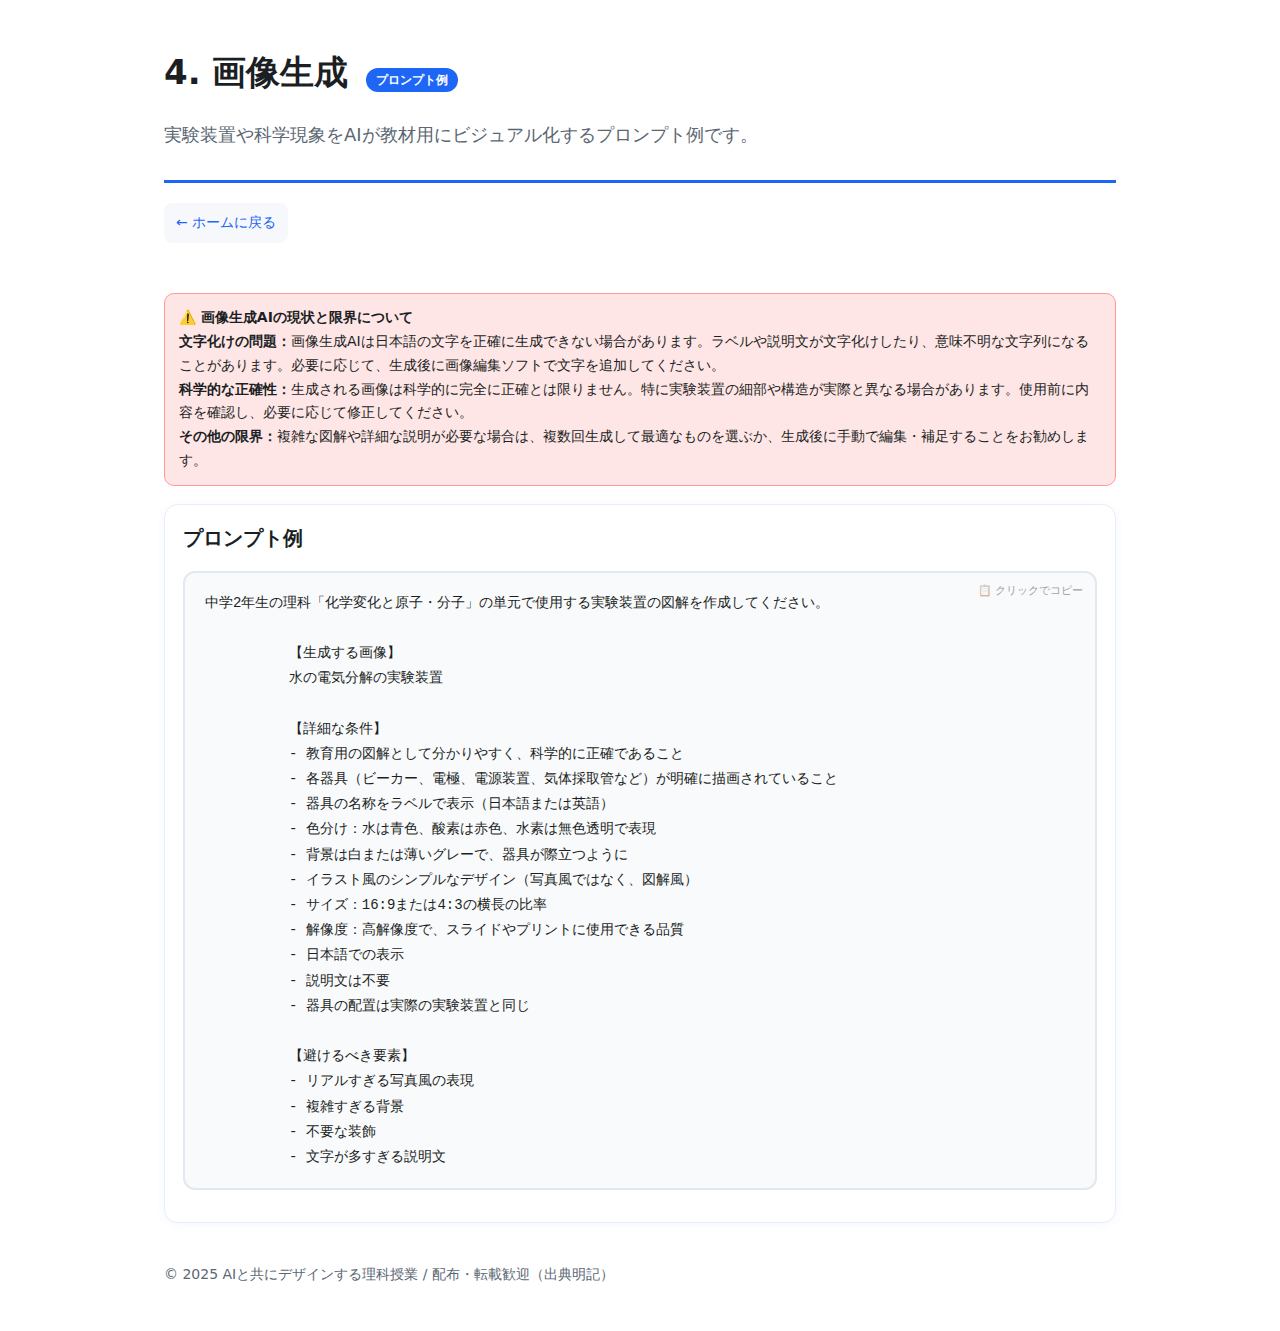
<file: prompts/case4-prompt.html>
<!doctype html>
<html lang="ja">

<head>
  <meta charset="utf-8">
  <meta name="viewport" content="width=device-width,initial-scale=1">
  <title>画像生成 - プロンプト例</title>
  <meta name="description" content="画像生成のAIプロンプト例を紹介。">
  <link rel="icon" type="image/png" href="../favicon.png">
  <link rel="stylesheet" href="../css/prompt.css">
</head>

<body>
  <div class="wrap">

    <header>
      <h1>4. 画像生成 <span class="badge">プロンプト例</span>
      </h1>
      <p class="lead">実験装置や科学現象をAIが教材用にビジュアル化するプロンプト例です。</p>
    </header>

    <a href="../index.html" class="back-link">← ホームに戻る</a>

    <section>
      <div class="warning">
        <strong>⚠️ 画像生成AIの現状と限界について</strong><br>
        <strong>文字化けの問題：</strong>画像生成AIは日本語の文字を正確に生成できない場合があります。ラベルや説明文が文字化けしたり、意味不明な文字列になることがあります。必要に応じて、生成後に画像編集ソフトで文字を追加してください。<br>
        <strong>科学的な正確性：</strong>生成される画像は科学的に完全に正確とは限りません。特に実験装置の細部や構造が実際と異なる場合があります。使用前に内容を確認し、必要に応じて修正してください。<br>
        <strong>その他の限界：</strong>複雑な図解や詳細な説明が必要な場合は、複数回生成して最適なものを選ぶか、生成後に手動で編集・補足することをお勧めします。
      </div>
      <div class="card">
        <h3>プロンプト例</h3>
        <div class="prompt-box">中学2年生の理科「化学変化と原子・分子」の単元で使用する実験装置の図解を作成してください。

          【生成する画像】
          水の電気分解の実験装置

          【詳細な条件】
          - 教育用の図解として分かりやすく、科学的に正確であること
          - 各器具（ビーカー、電極、電源装置、気体採取管など）が明確に描画されていること
          - 器具の名称をラベルで表示（日本語または英語）
          - 色分け：水は青色、酸素は赤色、水素は無色透明で表現
          - 背景は白または薄いグレーで、器具が際立つように
          - イラスト風のシンプルなデザイン（写真風ではなく、図解風）
          - サイズ：16:9または4:3の横長の比率
          - 解像度：高解像度で、スライドやプリントに使用できる品質
          - 日本語での表示
          - 説明文は不要
          - 器具の配置は実際の実験装置と同じ

          【避けるべき要素】
          - リアルすぎる写真風の表現
          - 複雑すぎる背景
          - 不要な装飾
          - 文字が多すぎる説明文</div>
      </div>
    </section>

    <footer>
      © 2025 AIと共にデザインする理科授業 / 配布・転載歓迎（出典明記）
    </footer>

  </div>
  <script src="../js/prompt.js"></script>
</body>

</html>
</file>
<file: css/index.css>
:root {
  --brand: #1e66f5;
  --brand-light: #8ab1fa;
  --ink: #1b1f24;
  --muted: #5b6773;
  --bg: #ffffff;
  --card: #f6f8fb;
}

* {
  box-sizing: border-box
}

html {
  scroll-behavior: smooth
}

html,
body {
  margin: 0;
  padding: 0;
  background: var(--bg);
  color: var(--ink);
  font-family: system-ui, -apple-system, Segoe UI, Roboto, "Hiragino Kaku Gothic ProN", "Noto Sans JP", sans-serif;
  line-height: 1.7
}

a {
  color: var(--brand);
  text-decoration: none
}

a:hover {
  text-decoration: underline
}

.wrap {
  max-width: 1000px;
  margin: 0 auto;
  padding: 24px
}

header {
  padding: 20px 0 12px;
}

h1 {
  font-size: clamp(22px, 4vw, 34px);
  margin: 0 0 8px
}

.lead {
  color: var(--muted);
  font-size: clamp(14px, 2.2vw, 18px)
}

nav.toc {
  margin: 20px 0 50px;
  padding: 12px 16px;
  background: var(--card);
  border: 1px solid #e6ecf5;
  border-radius: 12px
}

nav.toc h2 {
  font-size: 18px;
  margin: 0 0 8px
}

nav.toc ul {
  margin: 0;
  padding-left: 18px
}

section {
  margin: 30px 0;
  padding: 0
}

h2 {
  font-size: clamp(18px, 2.6vw, 24px);
  margin: 0 0 6px;
  padding-top: 10px;
  border-left: 6px solid var(--brand);
  padding-left: 10px
}

.summary {
  color: var(--ink);
  background: #eef3ff;
  border: 1px solid #dbe6ff;
  border-radius: 10px;
  padding: 12px 14px;
  margin: 10px 0 20px
}

.card {
  background: #fff;
  border: 1px solid #e8eef7;
  border-radius: 14px;
  padding: 16px 18px;
  margin: 18px 0;
  box-shadow: 0 2px 10px rgba(30, 102, 245, .05)
}

.card h3 {
  margin: 0 0 6px;
  font-size: clamp(16px, 2.4vw, 20px)
}

.badge {
  display: inline-block;
  background: var(--brand);
  color: #fff;
  padding: 2px 10px;
  border-radius: 999px;
  font-size: 12px;
  margin-left: 6px
}

.points {
  margin: 10px 0 0;
  padding-left: 20px
}

.points li {
  margin: 4px 0
}

.example {
  margin-top: 10px;
  color: var(--muted)
}

footer {
  margin: 40px 0 20px;
  color: var(--muted);
  font-size: 14px
}

.grid {
  display: grid;
  gap: 16px
}

@media(min-width:800px) {
  .grid {
    grid-template-columns: 1fr 1fr
  }
}

/* AI用語解説セクション専用スタイル */
#ai-glossary .glossary-item {
  background: linear-gradient(135deg, #f8f9fb 0%, #ffffff 100%);
  border-left: 3px solid var(--brand-light);
  border-radius: 8px;
  padding: 20px 24px;
  margin: 16px 0;
  box-shadow: 0 1px 3px rgba(30, 102, 245, .08);
  transition: all 0.3s
}

#ai-glossary .glossary-item:hover {
  box-shadow: 0 4px 12px rgba(30, 102, 245, .15);
  transform: translateY(-2px)
}

#ai-glossary .glossary-term {
  font-size: clamp(18px, 2.8vw, 22px);
  font-weight: 700;
  color: var(--brand);
  margin: 0 0 12px;
  padding-bottom: 8px;
  border-bottom: 2px solid #e8eef7;
  display: flex;
  align-items: center;
  gap: 8px
}

#ai-glossary .glossary-term::before {
  content: "🔤";
  font-size: 20px;
  opacity: 0.7
}

#ai-glossary .glossary-definition {
  color: var(--ink);
  margin: 12px 0;
  line-height: 1.8;
  padding-left: 4px
}

#ai-glossary .glossary-usage {
  background: #f0f7ff;
  border-left: 3px solid var(--brand);
  border-radius: 6px;
  padding: 12px 16px;
  margin-top: 14px;
  font-size: 14px;
  color: var(--ink)
}

#ai-glossary .glossary-usage strong {
  color: var(--brand);
  display: block;
  margin-bottom: 6px;
  font-size: 13px;
  text-transform: uppercase;
  letter-spacing: 0.5px
}

#ai-glossary .grid {
  grid-template-columns: 1fr;
  gap: 12px
}

@media(min-width:800px) {
  #ai-glossary .grid {
    grid-template-columns: 1fr 1fr
  }
}

/* ゲームセクション専用スタイル */
#game-section {
  margin: 40px 0;
  padding: 30px;
  background: linear-gradient(135deg, #eef3ff 0%, #f8f9fb 100%);
  border: 2px solid var(--brand);
  border-radius: 16px;
  box-shadow: 0 4px 20px rgba(30, 102, 245, .15);
  transition: all 0.3s;
}

#game-section:hover {
  box-shadow: 0 6px 24px rgba(30, 102, 245, .25);
  transform: translateY(-2px);
}

#game-section h2 {
  margin: 0 0 16px;
  font-size: clamp(22px, 3vw, 28px);
  color: var(--brand);
  border: none;
  padding: 0;
}

#game-section .game-content {
  text-align: center;
  max-width: 700px;
  margin: 0 auto;
}

#game-section .game-description {
  color: var(--ink);
  font-size: clamp(15px, 2vw, 18px);
  line-height: 1.8;
  margin: 0 0 24px;
}

#game-section .game-info-box {
  background: #fff;
  border-radius: 12px;
  padding: 20px;
  margin: 20px 0;
  box-shadow: 0 2px 10px rgba(30, 102, 245, .1);
}

#game-section .game-info-box ul {
  text-align: left;
  display: inline-block;
  margin: 0;
  padding-left: 20px;
  color: var(--muted);
}

#game-section .game-button {
  display: inline-block;
  background: var(--brand);
  color: #fff;
  padding: 16px 32px;
  border-radius: 12px;
  font-size: 18px;
  font-weight: 700;
  text-decoration: none;
  transition: all 0.3s;
  box-shadow: 0 4px 12px rgba(30, 102, 245, .3);
  margin-top: 10px;
}

#game-section .game-button:hover {
  background: #1557d4;
  transform: translateY(-2px);
  box-shadow: 0 6px 16px rgba(30, 102, 245, .4);
  text-decoration: none;
}

#game-section .game-note {
  margin: 16px 0 0;
  font-size: 14px;
  color: var(--muted);
}

/* 印刷最適化 */
@media print {
  nav.toc {
    break-inside: avoid
  }

  .card {
    break-inside: avoid
  }

  a[href]:after {
    content: " (" attr(href) ")";
    font-size: 12px
  }
}

.toc-section {
  display: flex;
  flex-wrap: wrap;
  gap: 24px;
}

.toc-group {
  background: var(--card, #f6f8fb);
  border-radius: 10px;
  padding: 18px 18px 10px 18px;
  box-shadow: 0 1px 4px rgba(30, 102, 245, .06);
  min-width: 220px;
  flex: 1;
}

.toc-label {
  font-size: 15px;
  font-weight: bold;
  color: var(--brand, #1e66f5);
  margin-bottom: 8px;
  letter-spacing: 0.07em;
}

.toc-group ul {
  list-style: none;
  padding: 0;
  margin: 0;
}

.toc-group li {
  margin: 0 0 9px 0;
}

.toc-group li:last-child {
  margin-bottom: 0;
}

.toc-group a {
  display: flex;
  align-items: center;
  padding: 8px 10px 8px 0;
  border-radius: 6px;
  transition: background 0.18s;
  font-size: 16px;
  color: var(--ink, #1b1f24);
  text-decoration: none;
  font-weight: 500;
}

.toc-group a:hover {
  background: #eef3ff;
  color: var(--brand, #1e66f5);
  text-decoration: underline;
}

.toc-num {
  display: inline-block;
  min-width: 26px;
  font-weight: bold;
  color: var(--brand, #1e66f5);
}

/* ケースセクション */
#cases {
  padding: 2em 0;
  padding-top: 0;
}

#cases .grid {
  display: grid;
  gap: 2.5em;
  grid-template-columns: repeat(auto-fit, minmax(320px, 1fr));
  align-items: stretch;
}

/* ファンシーカード共通スタイル */
.fancy-card {
  border-radius: 1.3em;
  border: none;
  padding: 2em 1.5em 1.5em;
  box-shadow: 0 4px 18px 3px rgba(0, 0, 0, 0.1);
}

.fancy-card-header {
  display: flex;
  align-items: center;
  gap: 0.9em;
  margin-bottom: 0.65em;
}

.fancy-card-number {
  width: 2.4em;
  height: 2.4em;
  display: flex;
  align-items: center;
  justify-content: center;
  border-radius: 100%;
  font-size: 1.4em;
  font-weight: bold;
  color: #fff;
}

.fancy-card h3 {
  margin: 0;
  font-size: 1.2em;
  font-weight: 700;
  letter-spacing: 1px;
}

.fancy-card-summary {
  margin: 0.6em 0 1.1em 0;
  font-size: 1.07em;
}

.fancy-card-summary strong {
  display: inline;
}

.fancy-card .points {
  list-style: none;
  padding: 0;
  margin: 0 0 1.3em 0;
}

.fancy-card .points li {
  margin-bottom: 0.5em;
  display: flex;
  align-items: flex-start;
}

.fancy-card .points li:last-child {
  margin-bottom: 0;
}

.fancy-card .points li span {
  font-weight: bold;
  font-size: 1.2em;
  margin-right: 0.5em;
}

.fancy-card-example {
  padding: 0.6em 0.9em;
  margin-bottom: 1.25em;
  font-size: 0.98em;
  border-radius: 0.5em 0.3em 0.3em 0.5em;
  border-left: 4px solid;
}

.fancy-card-example strong {
  display: inline;
}

.fancy-card-button {
  display: inline-block;
  color: #fff;
  font-weight: bold;
  border-radius: 0.9em;
  padding: 0.55em 1.2em;
  font-size: 1em;
  text-decoration: none;
  transition: 0.15s;
}

.fancy-card-button:hover {
  text-decoration: none;
  opacity: 0.9;
}

.fancy-card-button-link {
  margin: 0;
}

/* ケース1（テスト問題・小テスト作成） */
#case1 {
  background: #e0ecfd;
  box-shadow: 0 4px 18px 3px rgba(4, 80, 200, 0.2);
}

#case1 .fancy-card-number {
  background: var(--brand, #1e66f5);
  box-shadow: 0 1px 7px 1px rgba(30, 102, 245, 0.4);
}

#case1 .fancy-card-summary strong {
  color: #1976d2;
}

#case1 .fancy-card .points li span {
  color: var(--brand, #1e66f5);
}

#case1 .fancy-card-example {
  background: #fff;
  border-left-color: var(--brand, #1e66f5);
}

#case1 .fancy-card-example strong {
  color: #c99200;
}

#case1 .fancy-card-button {
  background: var(--brand, #1e66f5);
}

/* ケース2（席替え支援） */
#case2 {
  background: #ede7fc;
  box-shadow: 0 4px 18px 3px rgba(86, 62, 183, 0.2);
}

#case2 .fancy-card-number {
  background: #834fe6;
  box-shadow: 0 1px 7px 1px rgba(131, 79, 230, 0.7);
}

#case2 .fancy-card-summary strong {
  color: #663bbb;
}

#case2 .fancy-card .points li span {
  color: #563eb7;
}

#case2 .fancy-card-example {
  background: #fff;
  border-left-color: #563eb7;
}

#case2 .fancy-card-example strong {
  color: #6045b1;
}

#case2 .fancy-card-button {
  background: #563eb7;
}

/* ケース3（語呂合わせ・トリビア生成） */
#case3 {
  background: #e3faef;
  box-shadow: 0 4px 18px 3px rgba(23, 180, 99, 0.2);
}

#case3 .fancy-card-number {
  background: #17b463;
  box-shadow: 0 1px 7px 1px rgba(23, 180, 99, 0.4);
}

#case3 .fancy-card-summary strong {
  color: #0a8a48;
}

#case3 .fancy-card .points li span {
  color: #0fa74d;
}

#case3 .fancy-card-example {
  background: #fff;
  border-left-color: #17b463;
}

#case3 .fancy-card-example strong {
  color: #0fa74d;
}

#case3 .fancy-card-button {
  background: #17b463;
}

/* ケース4（画像生成） */
#case4 {
  background: #fef7e3;
  box-shadow: 0 4px 18px 3px rgba(201, 146, 0, 0.2);
}

#case4 .fancy-card-number {
  background: #c99200;
  box-shadow: 0 1px 7px 1px rgba(201, 146, 0, 0.4);
}

#case4 .fancy-card-summary strong {
  color: #ad8200;
}

#case4 .fancy-card .points li span {
  color: #c99200;
}

#case4 .fancy-card-example {
  background: #fff;
  border-left-color: #c99200;
}

#case4 .fancy-card-example strong {
  color: #c99200;
}

#case4 .fancy-card-button {
  background: #c99200;
}

/* ゲームセクション内のスタイル */
#game-section .game-info-box p {
  margin: 0 0 12px;
  font-weight: 600;
  color: var(--ink);
}

/* 目次内の絵文字 */
.toc-emoji {
  font-size: 1.2em;
}

/* AIサービスリンクセクション */
.ai-services {
  margin-top: 0;
  padding: 20px 0;
  padding-top: 0;
}

.ai-services h2 {
  margin: 0 0 16px;
  font-size: clamp(18px, 2.6vw, 24px);
  text-align: center;
  border-left: none;
  padding-left: 0;
}

.ai-services-grid {
  display: grid;
  grid-template-columns: repeat(auto-fit, minmax(150px, 1fr));
  gap: 16px;
  max-width: 600px;
  margin: 0 auto;
}

.ai-service-link {
  display: flex;
  flex-direction: column;
  align-items: center;
  justify-content: center;
  padding: 24px 16px;
  background: #fff;
  border: 2px solid var(--brand);
  border-radius: 12px;
  text-decoration: none;
  color: var(--ink);
  transition: all 0.3s;
  box-shadow: 0 2px 8px rgba(30, 102, 245, 0.1);
}

.ai-service-link:hover {
  background: #eef3ff;
  transform: translateY(-2px);
  box-shadow: 0 4px 12px rgba(30, 102, 245, 0.2);
  text-decoration: none;
}

.ai-service-icon {
  font-size: 2.5em;
  margin-bottom: 8px;
}

.ai-service-name {
  font-size: 1.1em;
  font-weight: 600;
  color: var(--brand);
}

/* AIサービスモーダル */
.ai-service-modal {
  position: fixed;
  top: 0;
  left: 0;
  right: 0;
  bottom: 0;
  background: rgba(0, 0, 0, 0.35);
  display: flex;
  justify-content: center;
  align-items: center;
  z-index: 2000;
}

.ai-service-modal-content {
  position: relative;
  background: #fff;
  border-radius: 10px;
  padding: 2.4em 2em 1.2em 2em;
  min-width: 280px;
  max-width: 500px;
  width: 90%;
  box-shadow: 0 6px 24px rgba(30, 102, 245, 0.1);
}

.ai-service-modal-content h3 {
  margin-top: 0;
  display: flex;
  align-items: center;
  gap: 0.5em;
}

.ai-service-modal-content h3 span {
  font-size: 1.35em;
}

.ai-service-modal-content > div {
  margin:0 0 0.5em;
}

.ai-service-modal-content a {
  display: inline-block;
  margin-top: 1.2em;
  padding: 12px 24px;
  background: var(--brand, #1e66f5);
  color: #fff;
  font-weight: 600;
  text-decoration: none;
  border-radius: 8px;
  transition: all 0.2s;
  box-shadow: 0 2px 8px rgba(30, 102, 245, 0.3);
}

.ai-service-modal-content a:hover {
  background: #1557d4;
  transform: translateY(-1px);
  box-shadow: 0 4px 12px rgba(30, 102, 245, 0.4);
  text-decoration: none;
}

.ai-service-modal-content a:active {
  transform: translateY(0);
  box-shadow: 0 2px 6px rgba(30, 102, 245, 0.3);
}

#closeModalBtn {
  position: absolute;
  top: 8px;
  right: 14px;
  font-size: 18px;
  background: none;
  border: none;
  cursor: pointer;
  color: var(--muted);
  padding: 4px 8px;
}

#closeModalBtn:hover {
  color: var(--ink);
}
</file>
<file: css/game.css>
:root{
  --brand:#1e66f5;
  --brand-light:#8ab1fa;
  --ink:#1b1f24;
  --muted:#5b6773;
  --bg:#ffffff;
  --card:#f6f8fb;
  --success:#4caf50;
  --error:#f44336;
  --warning:#ff9800;
}
*{box-sizing:border-box}
html{scroll-behavior:smooth}
html,body{margin:0;padding:0;background:var(--bg);color:var(--ink);font-family:system-ui,-apple-system,Segoe UI,Roboto,"Hiragino Kaku Gothic ProN","Noto Sans JP",sans-serif;line-height:1.7}
a{color:var(--brand);text-decoration:none}
a:hover{text-decoration:underline}
.wrap{max-width:1000px;margin:0 auto;padding:24px}
header{padding:20px 0 12px;border-bottom:3px solid var(--brand)}
h1{font-size:clamp(22px,4vw,34px);margin:0 0 8px}
.lead{color:var(--muted);font-size:clamp(14px,2.2vw,18px)}
.back-link{margin:20px 0;padding:8px 12px;background:var(--card);border-radius:8px;display:inline-block;font-size:14px}
section{margin:30px 0;padding:0}
h2{font-size:clamp(18px,2.6vw,24px);margin:0 0 6px;padding-top:10px;border-left:6px solid var(--brand);padding-left:10px}
.card{background:#fff;border:1px solid #e8eef7;border-radius:14px;padding:16px 18px;margin:18px 0;box-shadow:0 2px 10px rgba(30,102,245,.05)}
.card h3{margin:0 0 6px;font-size:clamp(16px,2.4vw,20px)}

/* ゲーム画面 */
.game-container{display:none}
.game-container.active{display:block}
.progress-bar{width:100%;height:8px;background:#e8eef7;border-radius:999px;margin:20px 0;overflow:hidden}
.progress-fill{height:100%;background:linear-gradient(90deg,var(--brand),var(--brand-light));transition:width 0.3s;border-radius:999px}
.question-counter{text-align:right;color:var(--muted);font-size:14px;margin-bottom:10px}
.question-card{background:#fff;border:2px solid var(--brand);border-radius:16px;padding:24px;margin:20px 0;box-shadow:0 4px 16px rgba(30,102,245,.1)}
.question-title{font-size:20px;font-weight:700;margin:0 0 16px;color:var(--ink)}
.options{list-style:none;padding:0;margin:16px 0}
.option{background:var(--card);border:2px solid #e8eef7;border-radius:12px;padding:14px 18px;margin:10px 0;cursor:pointer;transition:all 0.2s;display:flex;align-items:center;gap:12px}
.option:hover{background:#eef3ff;border-color:var(--brand-light);transform:translateX(4px)}
.option.selected{background:#eef3ff;border-color:var(--brand);box-shadow:0 2px 8px rgba(30,102,245,.2)}
.option.correct{background:#e8f5e9;border-color:var(--success);color:var(--success)}
.option.incorrect{background:#ffebee;border-color:var(--error);color:var(--error)}
.option input[type="radio"]{width:20px;height:20px;cursor:pointer}
.option label{cursor:pointer;flex:1;font-size:16px}
.btn{background:var(--brand);color:#fff;border:none;border-radius:10px;padding:12px 24px;font-size:16px;font-weight:600;cursor:pointer;transition:all 0.2s;display:inline-block;margin:10px 5px}
.btn:hover{background:#1557d4;transform:translateY(-2px);box-shadow:0 4px 12px rgba(30,102,245,.3)}
.btn:disabled{background:#ccc;cursor:not-allowed;transform:none}
.btn-secondary{background:var(--muted)}
.btn-secondary:hover{background:#4a5561}
.feedback{background:#fff9e6;border:2px solid var(--warning);border-radius:12px;padding:16px;margin:20px 0;display:none}
.feedback.show{display:block;animation:slideIn 0.3s}
.feedback.correct{background:#e8f5e9;border-color:var(--success)}
.feedback.incorrect{background:#ffebee;border-color:var(--error)}
@keyframes slideIn{from{opacity:0;transform:translateY(-10px)}to{opacity:1;transform:translateY(0)}}
.feedback-title{font-weight:700;margin:0 0 8px;font-size:18px}
.feedback-text{margin:0;line-height:1.6}

/* 結果画面 */
.result-screen{display:none;text-align:center;padding:40px 20px}
.result-screen.active{display:block}
.score-circle{width:200px;height:200px;border-radius:50%;background:linear-gradient(135deg,var(--brand),var(--brand-light));display:flex;align-items:center;justify-content:center;margin:30px auto;box-shadow:0 8px 24px rgba(30,102,245,.3)}
.score-text{font-size:48px;font-weight:700;color:#fff}
.score-label{font-size:18px;color:#fff;opacity:0.9;margin-top:8px}
.result-message{font-size:24px;font-weight:700;margin:30px 0 20px;color:var(--ink)}
.result-details{background:var(--card);border-radius:16px;padding:24px;margin:30px 0;text-align:left}
.result-details h3{margin:0 0 16px;font-size:20px}
.result-stats{display:grid;grid-template-columns:repeat(auto-fit,minmax(150px,1fr));gap:16px;margin:20px 0}
.stat-item{background:#fff;border-radius:12px;padding:16px;text-align:center;box-shadow:0 2px 8px rgba(0,0,0,.05)}
.stat-value{font-size:32px;font-weight:700;color:var(--brand);margin:8px 0}
.stat-label{font-size:14px;color:var(--muted)}
.level-badge{display:inline-block;padding:8px 20px;border-radius:999px;font-weight:600;font-size:16px;margin:20px 0}
.level-beginner{background:#fff3cd;color:#856404}
.level-intermediate{background:#d1ecf1;color:#0c5460}
.level-advanced{background:#d4edda;color:#155724}
.level-expert{background:#e2e3f5;color:#383d41}

/* 開始画面 */
.start-screen{text-align:center;padding:40px 20px}
.start-screen h2{text-align:center;border:none;padding:0;margin:0 0 20px}
.start-description{max-width:600px;margin:0 auto 30px;color:var(--muted);line-height:1.8}
.game-info{background:var(--card);border-radius:16px;padding:24px;margin:30px 0;text-align:left;max-width:600px;margin-left:auto;margin-right:auto}
.game-info h3{margin:0 0 16px;font-size:18px}
.game-info ul{list-style:none;padding:0;margin:0}
.game-info li{padding:8px 0;padding-left:28px;position:relative}
.game-info li::before{content:"✓";position:absolute;left:0;color:var(--success);font-weight:700}

/* プロンプト実践問題 */
.prompt-practice{display:none}
.prompt-practice.active{display:block}
.prompt-input{width:100%;min-height:150px;padding:16px;border:2px solid #e8eef7;border-radius:12px;font-family:'Courier New',monospace;font-size:14px;line-height:1.6;resize:vertical;margin:16px 0}
.prompt-input:focus{outline:none;border-color:var(--brand);box-shadow:0 0 0 3px rgba(30,102,245,.1)}
.prompt-hint{background:#f0f7ff;border-left:4px solid var(--brand);border-radius:8px;padding:12px 16px;margin:16px 0;font-size:14px}
.prompt-hint strong{display:block;margin-bottom:6px;color:var(--brand)}
.prompt-example{background:#f9fafb;border:1px solid #e1e8f0;border-radius:12px;padding:16px;margin:16px 0;font-family:'Courier New',monospace;font-size:13px;line-height:1.6;white-space:pre-wrap;overflow-x:auto}

footer{margin:40px 0 20px;color:var(--muted);font-size:14px;text-align:center}

/* バッジスタイル */
h1 .badge,
h1 span.badge {
  display: inline-block;
  background: var(--brand);
  color: #fff;
  padding: 2px 10px;
  border-radius: 999px;
  font-size: 12px;
  margin-left: 6px;
}

/* 結果詳細のスタイル */
.result-details h4 {
  margin-top: 20px;
}

.result-details ul {
  list-style: none;
  padding: 0;
  margin: 16px 0;
}

.result-details li {
  padding: 8px 0;
  border-bottom: 1px solid #e8eef7;
}

.result-details li span {
  font-weight: 700;
  margin-right: 8px;
}

.result-correct {
  color: var(--success);
}

.result-incorrect {
  color: var(--error);
}
</file>
<file: css/prompt.css>
:root {
  --brand: #1e66f5;
  --ink: #1b1f24;
  --muted: #5b6773;
  --bg: #ffffff;
  --card: #f6f8fb;
}

* {
  box-sizing: border-box
}

html {
  scroll-behavior: smooth
}

html,
body {
  margin: 0;
  padding: 0;
  background: var(--bg);
  color: var(--ink);
  font-family: system-ui, -apple-system, Segoe UI, Roboto, "Hiragino Kaku Gothic ProN", "Noto Sans JP", sans-serif;
  line-height: 1.7
}

a {
  color: var(--brand);
  text-decoration: none
}

a:hover {
  text-decoration: underline
}

.wrap {
  max-width: 1000px;
  margin: 0 auto;
  padding: 24px
}

header {
  padding: 20px 0 12px;
  border-bottom: 3px solid var(--brand)
}

h1 {
  font-size: clamp(22px, 4vw, 34px);
  margin: 0 0 8px
}

.lead {
  color: var(--muted);
  font-size: clamp(14px, 2.2vw, 18px)
}

.back-link {
  margin: 20px 0;
  padding: 8px 12px;
  background: var(--card);
  border-radius: 8px;
  display: inline-block;
  font-size: 14px
}

section {
  margin: 30px 0;
  padding: 0
}

h2 {
  font-size: clamp(18px, 2.6vw, 24px);
  margin: 0 0 6px;
  padding-top: 10px;
  border-left: 6px solid var(--brand);
  padding-left: 10px
}

.card {
  background: #fff;
  border: 1px solid #e8eef7;
  border-radius: 14px;
  padding: 16px 18px;
  margin: 18px 0;
  box-shadow: 0 2px 10px rgba(30, 102, 245, .05)
}

.card h3 {
  margin: 0 0 6px;
  font-size: clamp(16px, 2.4vw, 20px)
}

.prompt-box {
  background: #f9fafb;
  border: 2px solid #e1e8f0;
  border-radius: 12px;
  padding: 18px 20px;
  margin: 16px 0;
  font-family: 'Courier New', monospace;
  font-size: 14px;
  line-height: 1.8;
  white-space: pre-wrap;
  overflow-x: auto;
  position: relative;
  cursor: pointer;
  transition: all 0.2s
}

.prompt-box:hover {
  background: #f0f2f5;
  border-color: var(--brand)
}

.prompt-box::after {
  content: "📋 クリックでコピー";
  position: absolute;
  top: 8px;
  right: 12px;
  font-size: 11px;
  color: var(--muted);
  font-family: system-ui, -apple-system, Segoe UI, Roboto, "Hiragino Kaku Gothic ProN", "Noto Sans JP", sans-serif;
  opacity: 0.6;
  transition: opacity 0.2s
}

.prompt-box:hover::after {
  opacity: 1
}

.prompt-box.copied {
  background: #e8f5e9;
  border-color: #4caf50
}

.prompt-box.copied::after {
  content: "✓ コピーしました！";
  color: #4caf50;
  opacity: 1
}

.note {
  background: #fff9e6;
  border: 1px solid #ffe066;
  border-radius: 10px;
  padding: 12px 14px;
  margin: 16px 0;
  font-size: 14px
}

.warning {
  background: #ffe6e6;
  border: 1px solid #ff9999;
  border-radius: 10px;
  padding: 12px 14px;
  margin: 16px 0;
  font-size: 14px
}

footer {
  margin: 40px 0 20px;
  color: var(--muted);
  font-size: 14px
}

/* バッジスタイル */
h1 .badge,
h1 span.badge {
  display: inline-block;
  background: var(--brand);
  color: #fff;
  padding: 2px 10px;
  border-radius: 999px;
  font-size: 12px;
  margin-left: 6px;
}

/* GAS手順セクション */
.howto-gas {
  margin: 36px 0;
  background: linear-gradient(90deg, #f2f8ff, #fff);
  border-radius: 18px;
  box-shadow: 0 2px 12px rgba(30, 102, 245, 0.06);
  padding: 30px 20px 20px 20px;
}

.howto-gas h3 {
  font-size: 1.3em;
  color: #1e66f5;
  margin: 0 0 18px;
  font-weight: bold;
  letter-spacing: 0.02em;
}

.howto-gas h3 span {
  display: inline-block;
  vertical-align: middle;
  margin-right: 8px;
}

.howto-gas h3 svg {
  vertical-align: -5px;
}

.howto-gas > div {
  max-width: 640px;
  margin: 0 auto;
}

.gas-steps {
  display: grid;
  grid-template-columns: 1fr;
  gap: 22px;
}

.gas-step {
  display: flex;
  align-items: flex-start;
  gap: 18px;
}

.gas-step-num {
  min-width: 34px;
  text-align: center;
  background: #1e66f5;
  color: #fff;
  font-weight: bold;
  border-radius: 8px;
  padding: 9px 0;
  margin-top: 4px;
  font-size: 1.15em;
  box-shadow: 0 1px 4px rgba(30, 102, 245, 0.2);
}

.gas-step-img {
  margin: 8px 0;
}

.gas-step-img img {
  max-width: 330px;
  width: 100%;
  border-radius: 7px;
  border: 1px solid #e2e8f7;
}

.gas-step-img.multiple {
  display: flex;
  flex-direction: column;
  gap: 8px;
}

.howto-gas .note-box {
  background: #fff8e2;
  color: #9a7b2f;
  padding: 13px 18px;
  border-radius: 8px;
  margin: 32px 0 0 0;
  font-size: 15px;
}
</file>
